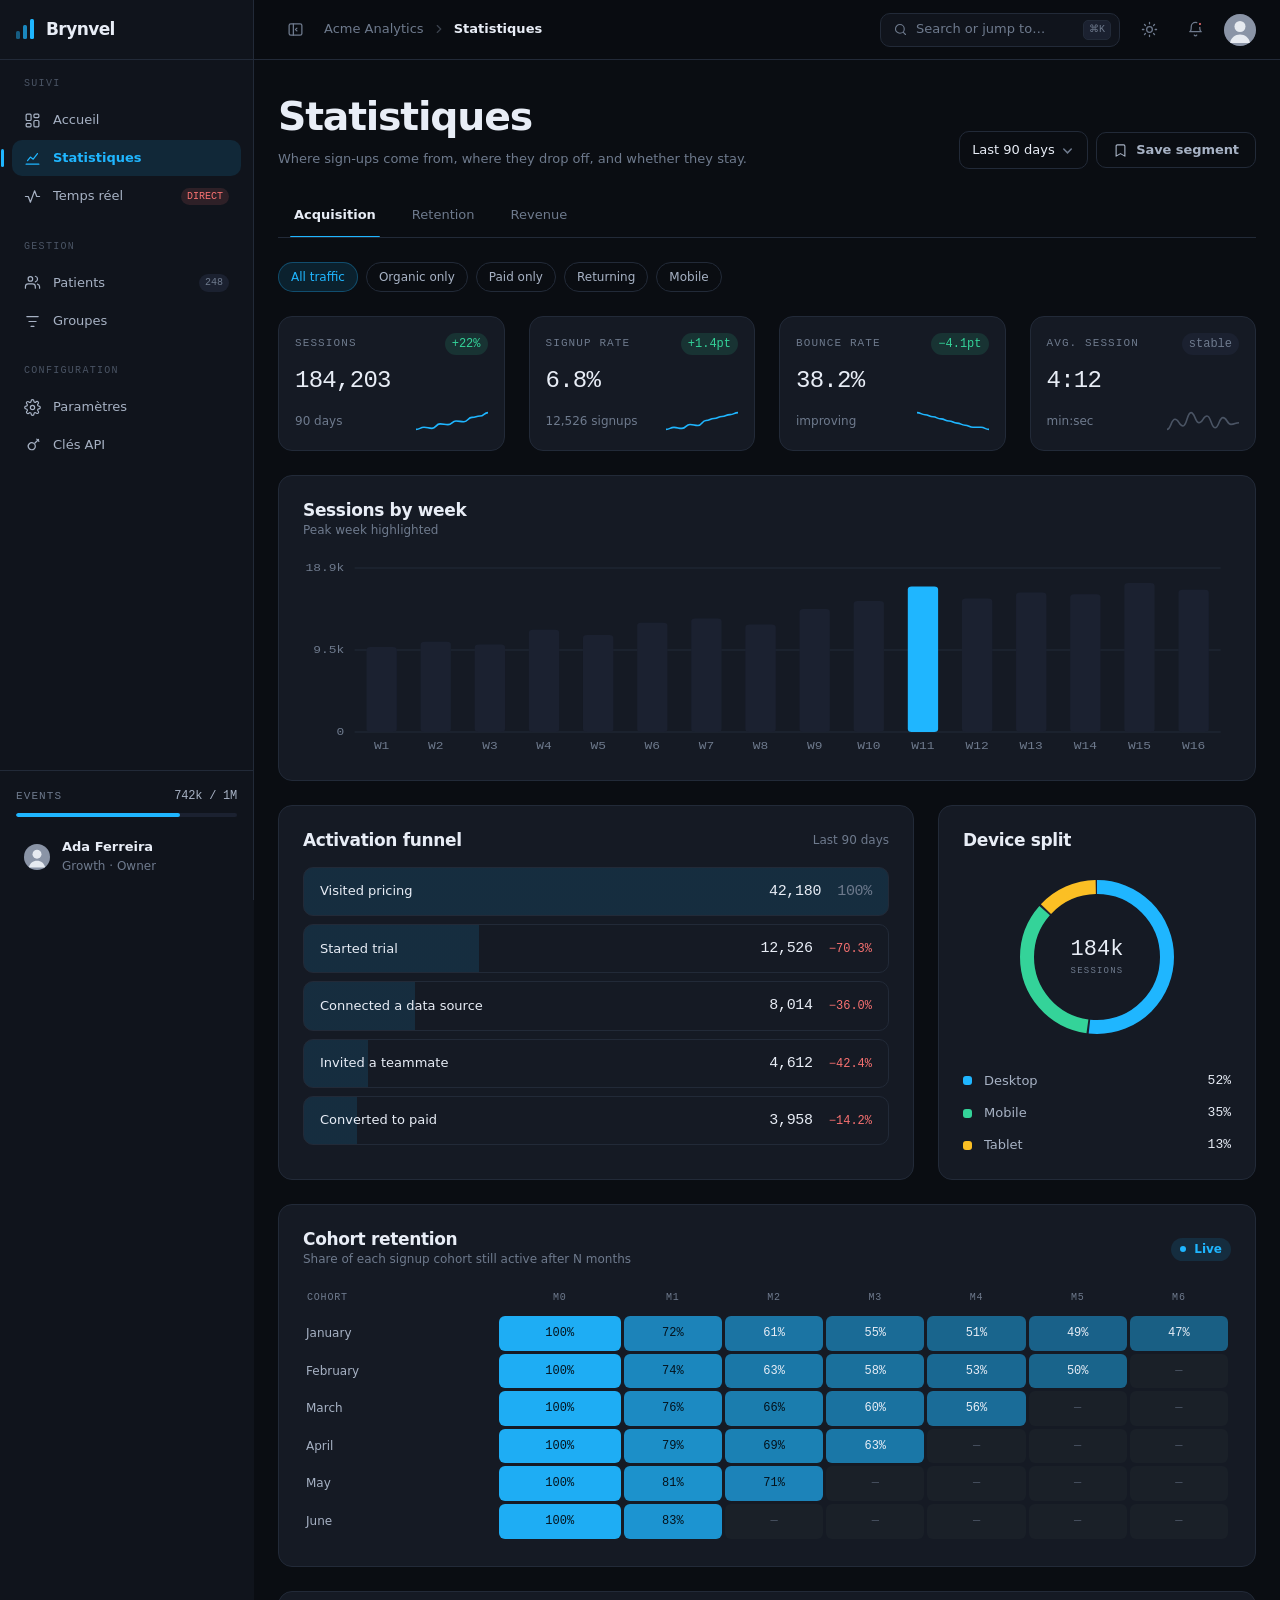
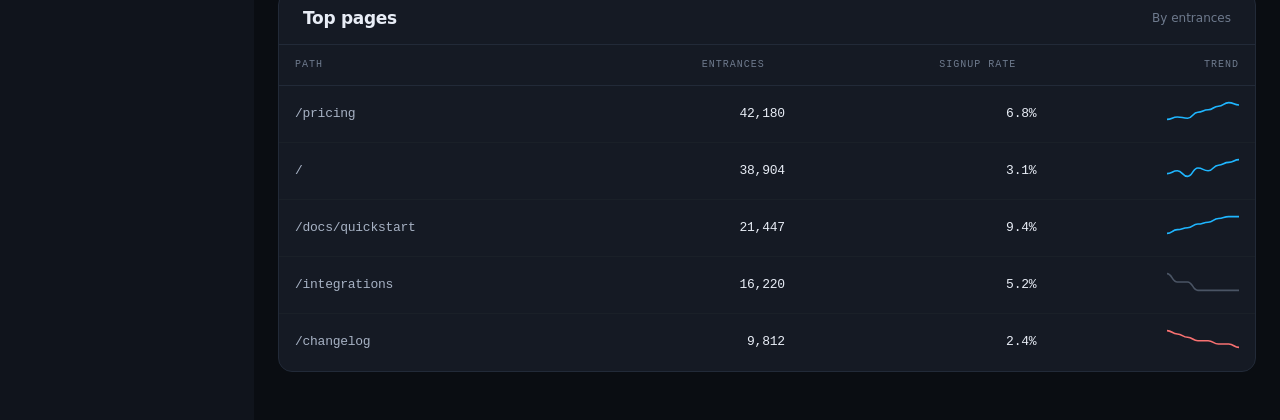
<file: frontend/analytics.html>
<!DOCTYPE html>
<html lang="en" data-theme="dark">
<head>
<meta charset="utf-8" />
<meta name="viewport" content="width=device-width, initial-scale=1" />
<title>Analytics · Brynvel Console</title>
<meta name="description" content="Funnel, cohort retention and traffic analytics views from the Brynvel free HTML admin dashboard template." />

<script>
  /* Applied before paint so the chosen theme never flashes. */
  (function () {
    try {
      var t = localStorage.getItem('brynvel-theme');
      if (t) document.documentElement.dataset.theme = t;
    } catch (e) {}
  })();
</script>


<link rel="stylesheet" href="assets/css/tokens.css" />
<link rel="stylesheet" href="assets/css/shell.css" />
<link rel="stylesheet" href="assets/css/ui.css" />
</head>
<body>

<div class="app" data-rail="expanded" data-mobilenav="closed">

  <!-- ===================================================================
       Left rail
       =================================================================== -->
  <aside class="rail">
    <div class="rail__head">
      <a class="brand" href="index.html" aria-label="Brynvel — go to overview">
        <span class="brand__mark" aria-hidden="true"><i></i><i></i><i></i></span>
        <span class="brand__word">Brynvel</span>
      </a>
    </div>

    <nav class="rail__scroll" aria-label="Main">
      <div class="navgroup">
        <p class="navgroup__title">Suivi</p>
        <a class="navlink" href="index.html">
          <svg viewBox="0 0 24 24" fill="none" stroke="currentColor" stroke-linecap="round" stroke-linejoin="round" aria-hidden="true"><rect x="3" y="3" width="7" height="9" rx="1.5"/><rect x="14" y="3" width="7" height="5" rx="1.5"/><rect x="14" y="12" width="7" height="9" rx="1.5"/><rect x="3" y="16" width="7" height="5" rx="1.5"/></svg>
          <span>Accueil</span>
        </a>
        <a class="navlink" href="analytics.html" aria-current="page">
          <svg viewBox="0 0 24 24" fill="none" stroke="currentColor" stroke-linecap="round" stroke-linejoin="round" aria-hidden="true"><path d="M3 20h18"/><path d="m5 15 4-5 4 3 6-8"/></svg>
          <span>Statistiques</span>
        </a>
        <a class="navlink" href="analytics.html#realtime">
          <svg viewBox="0 0 24 24" fill="none" stroke="currentColor" stroke-linecap="round" stroke-linejoin="round" aria-hidden="true"><path d="M2 12h4l3 8 6-16 3 8h4"/></svg>
          <span>Temps réel</span>
          <span class="navlink__tag navlink__tag--live">DIRECT</span>
        </a>
      </div>

      <div class="navgroup">
        <p class="navgroup__title">Gestion</p>
        <a class="navlink" href="patients.html">
          <svg viewBox="0 0 24 24" fill="none" stroke="currentColor" stroke-linecap="round" stroke-linejoin="round" aria-hidden="true"><path d="M16 20v-2a4 4 0 0 0-4-4H6a4 4 0 0 0-4 4v2"/><circle cx="9" cy="7" r="3.2"/><path d="M22 20v-2a4 4 0 0 0-3-3.8"/><path d="M16 3.2A4 4 0 0 1 16 11"/></svg>
          <span>Patients</span>
          <span class="navlink__tag">248</span>
        </a>


        <a class="navlink" href="patients.html#segments">
          <svg viewBox="0 0 24 24" fill="none" stroke="currentColor" stroke-linecap="round" stroke-linejoin="round" aria-hidden="true"><path d="M4 5h16"/><path d="M7 12h10"/><path d="M10 19h4"/></svg>
          <span>Groupes</span>
        </a>
      </div>

      <div class="navgroup">
        <p class="navgroup__title">Configuration</p>
        <a class="navlink" href="settings.html">
          <svg viewBox="0 0 24 24" fill="none" stroke="currentColor" stroke-linecap="round" stroke-linejoin="round" aria-hidden="true"><circle cx="12" cy="12" r="3"/><path d="M19.4 15a1.6 1.6 0 0 0 .3 1.8l.1.1a2 2 0 1 1-2.8 2.8l-.1-.1a1.6 1.6 0 0 0-1.8-.3 1.6 1.6 0 0 0-1 1.5V21a2 2 0 1 1-4 0v-.1A1.6 1.6 0 0 0 9 19.4a1.6 1.6 0 0 0-1.8.3l-.1.1a2 2 0 1 1-2.8-2.8l.1-.1a1.6 1.6 0 0 0 .3-1.8 1.6 1.6 0 0 0-1.5-1H3a2 2 0 1 1 0-4h.1A1.6 1.6 0 0 0 4.6 9a1.6 1.6 0 0 0-.3-1.8l-.1-.1a2 2 0 1 1 2.8-2.8l.1.1a1.6 1.6 0 0 0 1.8.3H9a1.6 1.6 0 0 0 1-1.5V3a2 2 0 1 1 4 0v.1a1.6 1.6 0 0 0 1 1.5 1.6 1.6 0 0 0 1.8-.3l.1-.1a2 2 0 1 1 2.8 2.8l-.1.1a1.6 1.6 0 0 0-.3 1.8V9a1.6 1.6 0 0 0 1.5 1H21a2 2 0 1 1 0 4h-.1a1.6 1.6 0 0 0-1.5 1Z"/></svg>
          <span>Paramètres</span>
        </a>
        <a class="navlink" href="settings.html#api">
          <svg viewBox="0 0 24 24" fill="none" stroke="currentColor" stroke-linecap="round" stroke-linejoin="round" aria-hidden="true"><path d="m15.5 8.5 5-5"/><path d="m18 3 3 3"/><path d="M14 9a5 5 0 1 1-7 7 5 5 0 0 1 7-7Z"/></svg>
          <span>Clés API</span>
        </a>
      </div>
    </nav>

    <div class="rail__foot">
      <div class="usage">
        <div class="usage__row">
          <span class="label">Events</span>
          <span class="num soft">742k / 1M</span>
        </div>
        <div class="usage__bar"><div class="usage__fill" style="width:74%"></div></div>
      </div>
      <button class="userchip" type="button" data-toast="Account menu is a demo in this template">
        <img class="avatar avatar--sm" src="assets/img/avatar.svg" width="26" height="26" alt="" loading="lazy" />
        <span class="userchip__meta">
          <span class="userchip__name">Ada Ferreira</span>
          <span class="userchip__sub">Growth · Owner</span>
        </span>
      </button>
    </div>
  </aside>

  <div class="railscrim" aria-hidden="true"></div>

  <!-- ===================================================================
       Main
       =================================================================== -->
  <div class="main">

    <header class="cmdbar">
      <button class="btn btn--icon railtoggle" type="button" data-action="toggle-rail" aria-label="Toggle navigation">
        <svg viewBox="0 0 24 24" fill="none" stroke="currentColor" stroke-width="1.8" stroke-linecap="round" stroke-linejoin="round" aria-hidden="true"><rect x="3" y="4" width="18" height="16" rx="2.5"/><path d="M9 4v16"/><path d="m14 10-2 2 2 2"/></svg>
      </button>

      <nav class="crumbs" aria-label="Breadcrumb">
        <span>Acme Analytics</span>
        <svg viewBox="0 0 24 24" fill="none" stroke="currentColor" stroke-width="2" stroke-linecap="round" aria-hidden="true"><path d="m9 6 6 6-6 6"/></svg>
        <b>Statistiques</b>
      </nav>

      <span class="cmdbar__spacer"></span>

      <button class="searchtrigger" type="button" data-action="open-palette">
        <svg viewBox="0 0 24 24" fill="none" stroke="currentColor" stroke-width="1.8" stroke-linecap="round" aria-hidden="true"><circle cx="11" cy="11" r="7"/><path d="m20 20-3.5-3.5"/></svg>
        <span>Search or jump to…</span>
        <kbd class="kbd">⌘K</kbd>
      </button>

      <button class="btn btn--icon" type="button" data-action="toggle-theme" aria-label="Switch to light theme">
        <svg class="icon-sun" viewBox="0 0 24 24" fill="none" stroke="currentColor" stroke-width="1.8" stroke-linecap="round" aria-hidden="true"><circle cx="12" cy="12" r="4"/><path d="M12 2v2M12 20v2M2 12h2M20 12h2M4.9 4.9l1.4 1.4M17.7 17.7l1.4 1.4M19.1 4.9l-1.4 1.4M6.3 17.7l-1.4 1.4"/></svg>
        <svg class="icon-moon" viewBox="0 0 24 24" fill="none" stroke="currentColor" stroke-width="1.8" stroke-linecap="round" stroke-linejoin="round" style="display:none" aria-hidden="true"><path d="M20 14.5A8.5 8.5 0 0 1 9.5 4a8.5 8.5 0 1 0 10.5 10.5Z"/></svg>
      </button>

      <button class="btn btn--icon bell" type="button" data-toast="3 unread notifications" aria-label="Notifications, 3 unread">
        <svg viewBox="0 0 24 24" fill="none" stroke="currentColor" stroke-width="1.8" stroke-linecap="round" stroke-linejoin="round" aria-hidden="true"><path d="M18 8a6 6 0 1 0-12 0c0 6-2 7-2 7h16s-2-1-2-7"/><path d="M13.7 20a2 2 0 0 1-3.4 0"/></svg>
      </button>

      <img class="avatar avatar--md" src="assets/img/avatar.svg" width="32" height="32" alt="Ada Ferreira" />
    </header>

    <main class="page">

      <div class="pagehead">
        <div class="pagehead__title">
          <h1>Statistiques</h1>
          <p class="pagehead__sub">Where sign-ups come from, where they drop off, and whether they stay.</p>
        </div>
        <div class="pagehead__actions">
          <select class="select" style="width:auto" aria-label="Date range">
            <option>Last 90 days</option>
            <option>Last 30 days</option>
            <option>Last 7 days</option>
          </select>
          <button class="btn btn--ghost" type="button" data-toast="Segment saved">
            <svg viewBox="0 0 24 24" fill="none" stroke="currentColor" stroke-width="1.8" stroke-linecap="round" stroke-linejoin="round" aria-hidden="true"><path d="M19 21l-7-4-7 4V5a2 2 0 0 1 2-2h10a2 2 0 0 1 2 2Z"/></svg>
            Save segment
          </button>
        </div>
      </div>

      <div class="tabs" role="tablist" aria-label="Analytics views">
        <button class="tab" type="button" role="tab" aria-selected="true" aria-controls="tab-acq" id="t-acq">Acquisition</button>
        <button class="tab" type="button" role="tab" aria-selected="false" aria-controls="tab-ret" id="t-ret">Retention</button>
        <button class="tab" type="button" role="tab" aria-selected="false" aria-controls="tab-rev" id="t-rev">Revenue</button>
      </div>

      <!-- ============================ Acquisition ============================ -->
      <div id="tab-acq" role="tabpanel" aria-labelledby="t-acq" class="grid">

        <section class="chips" role="group" aria-label="Filters">
          <button class="chip" type="button" aria-pressed="true">All traffic</button>
          <button class="chip" type="button" aria-pressed="false">Organic only</button>
          <button class="chip" type="button" aria-pressed="false">Paid only</button>
          <button class="chip" type="button" aria-pressed="false">Returning</button>
          <button class="chip" type="button" aria-pressed="false">Mobile</button>
        </section>

        <section class="grid grid--4" aria-label="Traffic metrics">
          <article class="stat" data-reveal>
            <div class="stat__top"><span class="label">Sessions</span><span class="delta delta--up">+22%</span></div>
            <p class="stat__value">184,203</p>
            <div class="stat__foot"><span class="muted" style="font-size:var(--text-xs)">90 days</span>
              <span class="stat__spark chart__wrap" data-chart="spark" data-values="120,128,124,141,138,152,149,166,171,184"></span></div>
          </article>
          <article class="stat" data-reveal style="--delay:40ms">
            <div class="stat__top"><span class="label">Signup rate</span><span class="delta delta--up">+1.4pt</span></div>
            <p class="stat__value">6.8%</p>
            <div class="stat__foot"><span class="muted" style="font-size:var(--text-xs)">12,526 signups</span>
              <span class="stat__spark chart__wrap" data-chart="spark" data-values="5.1,5.3,5.2,5.6,5.5,6.0,6.2,6.4,6.6,6.8"></span></div>
          </article>
          <article class="stat" data-reveal style="--delay:80ms">
            <div class="stat__top"><span class="label">Bounce rate</span><span class="delta delta--up">−4.1pt</span></div>
            <p class="stat__value">38.2%</p>
            <div class="stat__foot"><span class="muted" style="font-size:var(--text-xs)">improving</span>
              <span class="stat__spark chart__wrap" data-chart="spark" data-values="46,45,44,43,42,41,40,39,39,38"></span></div>
          </article>
          <article class="stat" data-reveal style="--delay:120ms">
            <div class="stat__top"><span class="label">Avg. session</span><span class="delta delta--flat">stable</span></div>
            <p class="stat__value">4:12</p>
            <div class="stat__foot"><span class="muted" style="font-size:var(--text-xs)">min:sec</span>
              <span class="stat__spark chart__wrap" data-chart="spark" data-tone="flat" data-values="248,254,250,258,252,256,249,255,251,252"></span></div>
          </article>
        </section>

        <section class="panel" data-reveal aria-labelledby="sess-title">
          <div class="sechead">
            <div>
              <h2 id="sess-title">Sessions by week</h2>
              <p class="sechead__meta">Peak week highlighted</p>
            </div>
          </div>
          <div class="chart__wrap" data-chart="bar" data-height="200" data-highlight="10"
               data-title="Sessions by week"
               data-values="9800,10400,10100,11800,11200,12600,13100,12400,14200,15100,16800,15400,16100,15900,17200,16400"
               data-labels="W1,W2,W3,W4,W5,W6,W7,W8,W9,W10,W11,W12,W13,W14,W15,W16"></div>
        </section>

        <section class="grid grid--2-1">
          <article class="panel" data-reveal aria-labelledby="fun-title">
            <div class="sechead">
              <h2 id="fun-title">Activation funnel</h2>
              <span class="sechead__meta">Last 90 days</span>
            </div>
            <div class="funnel">
              <div class="funnel__step" style="--w:100%">
                <span class="funnel__name">Visited pricing</span>
                <span class="funnel__nums"><span class="num">42,180</span><span class="num muted">100%</span></span>
              </div>
              <div class="funnel__step" style="--w:30%">
                <span class="funnel__name">Started trial</span>
                <span class="funnel__nums"><span class="num">12,526</span><span class="funnel__drop">−70.3%</span></span>
              </div>
              <div class="funnel__step" style="--w:19%">
                <span class="funnel__name">Connected a data source</span>
                <span class="funnel__nums"><span class="num">8,014</span><span class="funnel__drop">−36.0%</span></span>
              </div>
              <div class="funnel__step" style="--w:11%">
                <span class="funnel__name">Invited a teammate</span>
                <span class="funnel__nums"><span class="num">4,612</span><span class="funnel__drop">−42.4%</span></span>
              </div>
              <div class="funnel__step" style="--w:9%">
                <span class="funnel__name">Converted to paid</span>
                <span class="funnel__nums"><span class="num">3,958</span><span class="funnel__drop">−14.2%</span></span>
              </div>
            </div>
          </article>

          <article class="panel" data-reveal aria-labelledby="dev-title">
            <div class="sechead"><h2 id="dev-title">Device split</h2></div>
            <div class="chart__wrap" data-chart="donut" data-center="184k" data-center-label="Sessions"
                 data-title="Sessions by device"
                 data-values="96000,64000,24203"
                 data-colors="var(--accent),var(--ok),var(--warn)"></div>
            <div class="legend" style="margin-top:var(--s-5)">
              <div class="legend__row"><span class="legend__swatch" style="background:var(--accent)"></span><span class="legend__name">Desktop</span><span class="legend__val">52%</span></div>
              <div class="legend__row"><span class="legend__swatch" style="background:var(--ok)"></span><span class="legend__name">Mobile</span><span class="legend__val">35%</span></div>
              <div class="legend__row"><span class="legend__swatch" style="background:var(--warn)"></span><span class="legend__name">Tablet</span><span class="legend__val">13%</span></div>
            </div>
          </article>
        </section>

        <section class="panel" data-reveal id="realtime" aria-labelledby="coh-title">
          <div class="sechead">
            <div>
              <h2 id="coh-title">Cohort retention</h2>
              <p class="sechead__meta">Share of each signup cohort still active after N months</p>
            </div>
            <span class="badge badge--info badge--live"><span class="dot"></span>Live</span>
          </div>
          <div class="tablewrap">
            <table class="cohort">
              <thead>
                <tr><th>Cohort</th><th>M0</th><th>M1</th><th>M2</th><th>M3</th><th>M4</th><th>M5</th><th>M6</th></tr>
              </thead>
              <tbody>
                <tr><td>January</td><td class="is-hot" style="--i:.95">100%</td><td class="is-hot" style="--i:.68">72%</td><td style="--i:.58">61%</td><td style="--i:.52">55%</td><td style="--i:.48">51%</td><td style="--i:.46">49%</td><td style="--i:.44">47%</td></tr>
                <tr><td>February</td><td class="is-hot" style="--i:.95">100%</td><td class="is-hot" style="--i:.70">74%</td><td style="--i:.60">63%</td><td style="--i:.55">58%</td><td style="--i:.50">53%</td><td style="--i:.47">50%</td><td class="is-empty">—</td></tr>
                <tr><td>March</td><td class="is-hot" style="--i:.95">100%</td><td class="is-hot" style="--i:.72">76%</td><td class="is-hot" style="--i:.63">66%</td><td style="--i:.57">60%</td><td style="--i:.53">56%</td><td class="is-empty">—</td><td class="is-empty">—</td></tr>
                <tr><td>April</td><td class="is-hot" style="--i:.95">100%</td><td class="is-hot" style="--i:.75">79%</td><td class="is-hot" style="--i:.66">69%</td><td style="--i:.60">63%</td><td class="is-empty">—</td><td class="is-empty">—</td><td class="is-empty">—</td></tr>
                <tr><td>May</td><td class="is-hot" style="--i:.95">100%</td><td class="is-hot" style="--i:.77">81%</td><td class="is-hot" style="--i:.68">71%</td><td class="is-empty">—</td><td class="is-empty">—</td><td class="is-empty">—</td><td class="is-empty">—</td></tr>
                <tr><td>June</td><td class="is-hot" style="--i:.95">100%</td><td class="is-hot" style="--i:.79">83%</td><td class="is-empty">—</td><td class="is-empty">—</td><td class="is-empty">—</td><td class="is-empty">—</td><td class="is-empty">—</td></tr>
              </tbody>
            </table>
          </div>
        </section>

        <section class="panel panel--flush" data-reveal aria-labelledby="top-title">
          <div class="panel__head">
            <h2 id="top-title">Top pages</h2>
            <span class="sechead__meta">By entrances</span>
          </div>
          <div class="tablewrap">
            <table class="table" data-sortable>
              <thead>
                <tr>
                  <th class="sortable" data-type="text">Path <svg class="arrow" viewBox="0 0 24 24" fill="none" stroke="currentColor" stroke-width="3" stroke-linecap="round" stroke-linejoin="round" aria-hidden="true"><path d="M12 19V5"/><path d="m5 12 7-7 7 7"/></svg></th>
                  <th class="sortable col-right" data-type="number">Entrances <svg class="arrow" viewBox="0 0 24 24" fill="none" stroke="currentColor" stroke-width="3" stroke-linecap="round" stroke-linejoin="round" aria-hidden="true"><path d="M12 19V5"/><path d="m5 12 7-7 7 7"/></svg></th>
                  <th class="sortable col-right" data-type="number">Signup rate <svg class="arrow" viewBox="0 0 24 24" fill="none" stroke="currentColor" stroke-width="3" stroke-linecap="round" stroke-linejoin="round" aria-hidden="true"><path d="M12 19V5"/><path d="m5 12 7-7 7 7"/></svg></th>
                  <th class="col-right">Trend</th>
                </tr>
              </thead>
              <tbody>
                <tr><td class="num soft">/pricing</td><td class="col-right num">42,180</td><td class="col-right num">6.8%</td><td class="col-right"><span class="stat__spark chart__wrap" data-chart="spark" data-values="30,32,31,36,38,41,44,42" style="display:inline-block"></span></td></tr>
                <tr><td class="num soft">/</td><td class="col-right num">38,904</td><td class="col-right num">3.1%</td><td class="col-right"><span class="stat__spark chart__wrap" data-chart="spark" data-values="34,35,33,36,35,37,38,39" style="display:inline-block"></span></td></tr>
                <tr><td class="num soft">/docs/quickstart</td><td class="col-right num">21,447</td><td class="col-right num">9.4%</td><td class="col-right"><span class="stat__spark chart__wrap" data-chart="spark" data-values="12,14,15,17,18,20,21,21" style="display:inline-block"></span></td></tr>
                <tr><td class="num soft">/integrations</td><td class="col-right num">16,220</td><td class="col-right num">5.2%</td><td class="col-right"><span class="stat__spark chart__wrap" data-chart="spark" data-values="18,17,17,16,16,16,16,16" style="display:inline-block" data-tone="flat"></span></td></tr>
                <tr><td class="num soft">/changelog</td><td class="col-right num">9,812</td><td class="col-right num">2.4%</td><td class="col-right"><span class="stat__spark chart__wrap" data-chart="spark" data-values="14,13,12,11,11,10,10,9" style="display:inline-block" data-tone="down"></span></td></tr>
              </tbody>
            </table>
          </div>
        </section>
      </div>

      <!-- ============================ Retention ============================ -->
      <div id="tab-ret" role="tabpanel" aria-labelledby="t-ret" hidden>
        <section class="panel">
          <div class="empty">
            <span class="empty__art"><svg viewBox="0 0 24 24" fill="none" stroke="currentColor" stroke-width="1.8" stroke-linecap="round" stroke-linejoin="round" aria-hidden="true"><path d="M3 20h18"/><path d="m5 15 4-5 4 3 6-8"/></svg></span>
            <h2>Retention report is building</h2>
            <p>We need 60 days of history before this view is meaningful. Check back on 12 August.</p>
            <button class="btn btn--ghost btn--sm" type="button" data-toast="You'll be notified when the report is ready">Notify me</button>
          </div>
        </section>
      </div>

      <!-- ============================= Revenue ============================= -->
      <div id="tab-rev" role="tabpanel" aria-labelledby="t-rev" hidden>
        <section class="panel">
          <div class="sechead">
            <div>
              <h2>Revenue by month</h2>
              <p class="sechead__meta">Net of refunds and failed payments</p>
            </div>
          </div>
          <div class="chart__wrap" data-chart="area" data-height="260" data-prefix="$"
               data-title="Net revenue by month"
               data-values="148000,155200,151900,167400,171000,180600,192300,188100,205800,214600,228400,241900"
               data-labels="Jul,Aug,Sep,Oct,Nov,Dec,Jan,Feb,Mar,Apr,May,Jun"></div>
        </section>
      </div>

    </main>
  </div>
</div>

<!-- =====================================================================
     Command palette
     ===================================================================== -->
<div class="scrim" id="paletteScrim" data-open="false" aria-hidden="true"></div>
<div class="palette" data-open="false" role="dialog" aria-modal="true" aria-label="Command palette">
  <input class="palette__input" type="text" placeholder="Search pages, customers, actions…" aria-label="Search" />
  <div class="palette__list">
    <p class="palette__group label">Navigate</p>
    <a class="palette__item" href="index.html"><svg viewBox="0 0 24 24" fill="none" stroke="currentColor" stroke-width="1.8" stroke-linecap="round" stroke-linejoin="round" aria-hidden="true"><rect x="3" y="3" width="7" height="9" rx="1.5"/><rect x="14" y="3" width="7" height="5" rx="1.5"/><rect x="14" y="12" width="7" height="9" rx="1.5"/><rect x="3" y="16" width="7" height="5" rx="1.5"/></svg>Accueil<kbd class="kbd">G O</kbd></a>
    <a class="palette__item" href="analytics.html"><svg viewBox="0 0 24 24" fill="none" stroke="currentColor" stroke-width="1.8" stroke-linecap="round" stroke-linejoin="round" aria-hidden="true"><path d="M3 20h18"/><path d="m5 15 4-5 4 3 6-8"/></svg>Statistiques<kbd class="kbd">G A</kbd></a>
    <a class="palette__item" href="patients.html"><svg viewBox="0 0 24 24" fill="none" stroke="currentColor" stroke-width="1.8" stroke-linecap="round" stroke-linejoin="round" aria-hidden="true"><circle cx="9" cy="7" r="3.2"/><path d="M16 20v-2a4 4 0 0 0-4-4H6a4 4 0 0 0-4 4v2"/></svg>Patients<kbd class="kbd">G C</kbd></a>
    <a class="palette__item" href="settings.html"><svg viewBox="0 0 24 24" fill="none" stroke="currentColor" stroke-width="1.8" stroke-linecap="round" stroke-linejoin="round" aria-hidden="true"><circle cx="12" cy="12" r="3"/><path d="M4 12h2M18 12h2M12 4v2M12 18v2"/></svg>Paramètres<kbd class="kbd">G S</kbd></a>
    <p class="palette__group label">Actions</p>
    <button class="palette__item" type="button" data-toast="Report builder is a demo in this template"><svg viewBox="0 0 24 24" fill="none" stroke="currentColor" stroke-width="1.8" stroke-linecap="round" aria-hidden="true"><path d="M12 5v14M5 12h14"/></svg>Create report</button>
    <button class="palette__item" type="button" data-action="toggle-theme"><svg viewBox="0 0 24 24" fill="none" stroke="currentColor" stroke-width="1.8" stroke-linecap="round" stroke-linejoin="round" aria-hidden="true"><path d="M20 14.5A8.5 8.5 0 0 1 9.5 4a8.5 8.5 0 1 0 10.5 10.5Z"/></svg>Toggle theme</button>
    <a class="palette__item" href="login.html"><svg viewBox="0 0 24 24" fill="none" stroke="currentColor" stroke-width="1.8" stroke-linecap="round" stroke-linejoin="round" aria-hidden="true"><path d="M15 3h4a2 2 0 0 1 2 2v14a2 2 0 0 1-2 2h-4"/><path d="m10 17 5-5-5-5"/><path d="M15 12H3"/></svg>Sign out</a>
    <p class="palette__empty" hidden>No matches.</p>
  </div>
</div>

<div class="toasts" aria-live="polite"></div>

<script src="assets/js/charts.js" defer></script>
<script src="assets/js/app.js" defer></script>
</body>
</html>
</file>
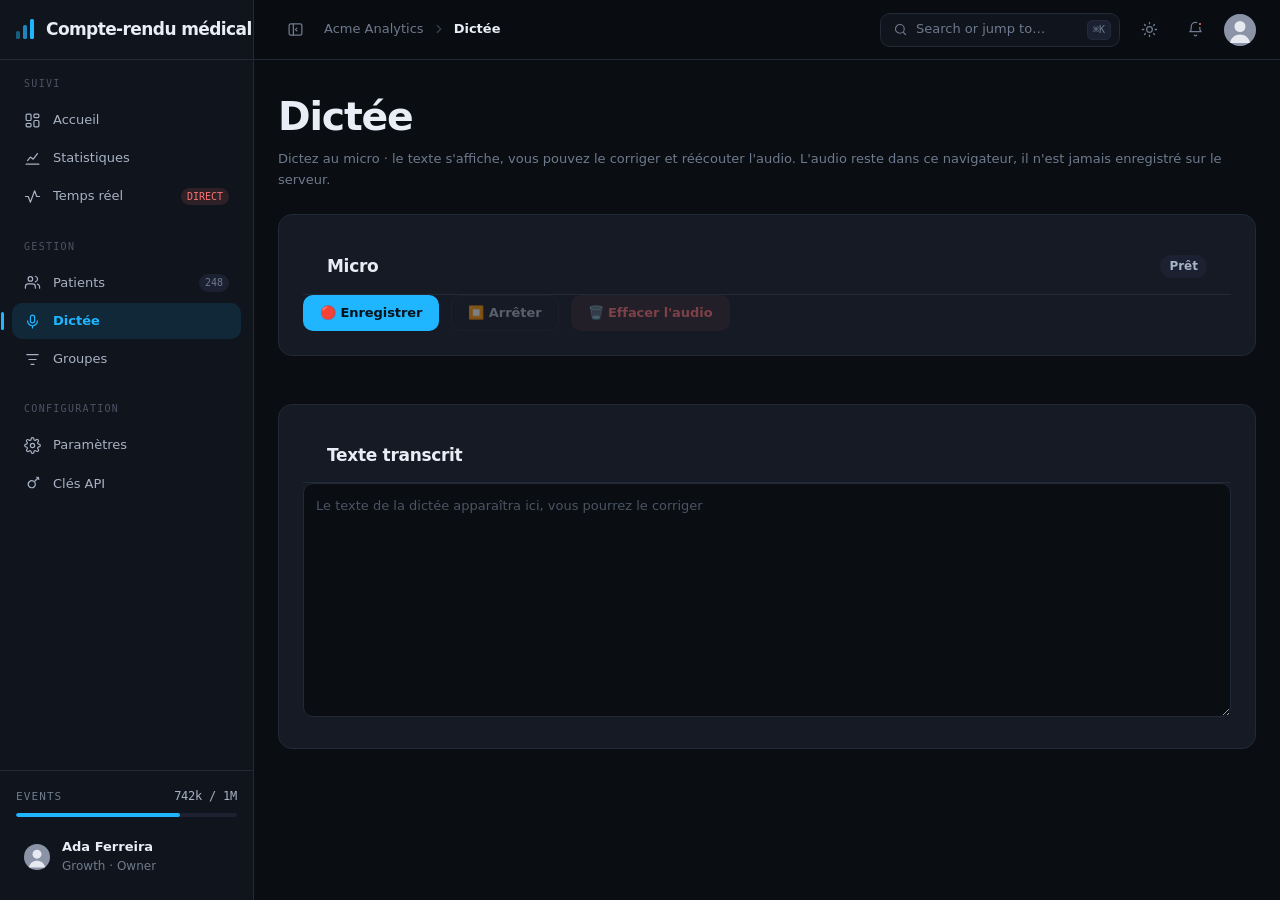
<file: frontend/dictee.html>
<!DOCTYPE html>
<html lang="fr" data-theme="dark">
<head>
<meta charset="utf-8" />
<meta name="viewport" content="width=device-width, initial-scale=1" />
<title>Dictée · Compte-rendu médical</title>
<meta name="description" content="Dictée d'un compte-rendu médical au micro" />

<script>
  /* Applied before paint so the chosen theme never flashes. */
  (function () {
    try {
      var t = localStorage.getItem('cr-theme');
      if (t) document.documentElement.dataset.theme = t;
    } catch (e) {}
  })();
</script>


<link rel="stylesheet" href="assets/css/tokens.css" />
<link rel="stylesheet" href="assets/css/shell.css" />
<link rel="stylesheet" href="assets/css/ui.css" />
</head>
<body>

<div class="app" data-rail="expanded" data-mobilenav="closed">

  <!-- ===================================================================
       Left rail
       =================================================================== -->
  <aside class="rail">
    <div class="rail__head">
      <a class="brand" href="index.html" aria-label="Compte-rendu médical · accueil">
        <span class="brand__mark" aria-hidden="true"><i></i><i></i><i></i></span>
        <span class="brand__word">Compte-rendu médical</span>
      </a>
    </div>

    <nav class="rail__scroll" aria-label="Main">
      <div class="navgroup">
        <p class="navgroup__title">Suivi</p>
        <a class="navlink" href="index.html">
          <svg viewBox="0 0 24 24" fill="none" stroke="currentColor" stroke-linecap="round" stroke-linejoin="round" aria-hidden="true"><rect x="3" y="3" width="7" height="9" rx="1.5"/><rect x="14" y="3" width="7" height="5" rx="1.5"/><rect x="14" y="12" width="7" height="9" rx="1.5"/><rect x="3" y="16" width="7" height="5" rx="1.5"/></svg>
          <span>Accueil</span>
        </a>
        <a class="navlink" href="analytics.html">
          <svg viewBox="0 0 24 24" fill="none" stroke="currentColor" stroke-linecap="round" stroke-linejoin="round" aria-hidden="true"><path d="M3 20h18"/><path d="m5 15 4-5 4 3 6-8"/></svg>
          <span>Statistiques</span>
        </a>
        <a class="navlink" href="analytics.html#realtime">
          <svg viewBox="0 0 24 24" fill="none" stroke="currentColor" stroke-linecap="round" stroke-linejoin="round" aria-hidden="true"><path d="M2 12h4l3 8 6-16 3 8h4"/></svg>
          <span>Temps réel</span>
          <span class="navlink__tag navlink__tag--live">DIRECT</span>
        </a>
      </div>

      <div class="navgroup">
        <p class="navgroup__title">Gestion</p>
        <a class="navlink" href="patients.html">
          <svg viewBox="0 0 24 24" fill="none" stroke="currentColor" stroke-linecap="round" stroke-linejoin="round" aria-hidden="true"><path d="M16 20v-2a4 4 0 0 0-4-4H6a4 4 0 0 0-4 4v2"/><circle cx="9" cy="7" r="3.2"/><path d="M22 20v-2a4 4 0 0 0-3-3.8"/><path d="M16 3.2A4 4 0 0 1 16 11"/></svg>
          <span>Patients</span>
          <span class="navlink__tag">248</span>
        </a>

        <a class="navlink" href="dictee.html" aria-current="page">
          <svg viewBox="0 0 24 24" fill="none" stroke="currentColor" stroke-width="1.8" stroke-linecap="round" stroke-linejoin="round" aria-hidden="true"><rect x="9" y="3" width="6" height="11" rx="3"/><path d="M5 11a7 7 0 0 0 14 0M12 18v3"/></svg>
          <span>Dictée</span>
        </a>
        <a class="navlink" href="patients.html#segments">
          <svg viewBox="0 0 24 24" fill="none" stroke="currentColor" stroke-linecap="round" stroke-linejoin="round" aria-hidden="true"><path d="M4 5h16"/><path d="M7 12h10"/><path d="M10 19h4"/></svg>
          <span>Groupes</span>
        </a>
      </div>

      <div class="navgroup">
        <p class="navgroup__title">Configuration</p>
        <a class="navlink" href="settings.html">
          <svg viewBox="0 0 24 24" fill="none" stroke="currentColor" stroke-linecap="round" stroke-linejoin="round" aria-hidden="true"><circle cx="12" cy="12" r="3"/><path d="M19.4 15a1.6 1.6 0 0 0 .3 1.8l.1.1a2 2 0 1 1-2.8 2.8l-.1-.1a1.6 1.6 0 0 0-1.8-.3 1.6 1.6 0 0 0-1 1.5V21a2 2 0 1 1-4 0v-.1A1.6 1.6 0 0 0 9 19.4a1.6 1.6 0 0 0-1.8.3l-.1.1a2 2 0 1 1-2.8-2.8l.1-.1a1.6 1.6 0 0 0 .3-1.8 1.6 1.6 0 0 0-1.5-1H3a2 2 0 1 1 0-4h.1A1.6 1.6 0 0 0 4.6 9a1.6 1.6 0 0 0-.3-1.8l-.1-.1a2 2 0 1 1 2.8-2.8l.1.1a1.6 1.6 0 0 0 1.8.3H9a1.6 1.6 0 0 0 1-1.5V3a2 2 0 1 1 4 0v.1a1.6 1.6 0 0 0 1 1.5 1.6 1.6 0 0 0 1.8-.3l.1-.1a2 2 0 1 1 2.8 2.8l-.1.1a1.6 1.6 0 0 0-.3 1.8V9a1.6 1.6 0 0 0 1.5 1H21a2 2 0 1 1 0 4h-.1a1.6 1.6 0 0 0-1.5 1Z"/></svg>
          <span>Paramètres</span>
        </a>
        <a class="navlink" href="settings.html#api">
          <svg viewBox="0 0 24 24" fill="none" stroke="currentColor" stroke-linecap="round" stroke-linejoin="round" aria-hidden="true"><path d="m15.5 8.5 5-5"/><path d="m18 3 3 3"/><path d="M14 9a5 5 0 1 1-7 7 5 5 0 0 1 7-7Z"/></svg>
          <span>Clés API</span>
        </a>
      </div>
    </nav>

    <div class="rail__foot">
      <div class="usage">
        <div class="usage__row">
          <span class="label">Events</span>
          <span class="num soft">742k / 1M</span>
        </div>
        <div class="usage__bar"><div class="usage__fill" style="width:74%"></div></div>
      </div>
      <button class="userchip" type="button" data-toast="Account menu is a demo in this template">
        <img class="avatar avatar--sm" src="assets/img/avatar.svg" width="26" height="26" alt="" loading="lazy" />
        <span class="userchip__meta">
          <span class="userchip__name">Ada Ferreira</span>
          <span class="userchip__sub">Growth · Owner</span>
        </span>
      </button>
    </div>
  </aside>

  <div class="railscrim" aria-hidden="true"></div>

  <!-- ===================================================================
       Main
       =================================================================== -->
  <div class="main">

    <header class="cmdbar">
      <button class="btn btn--icon railtoggle" type="button" data-action="toggle-rail" aria-label="Toggle navigation">
        <svg viewBox="0 0 24 24" fill="none" stroke="currentColor" stroke-width="1.8" stroke-linecap="round" stroke-linejoin="round" aria-hidden="true"><rect x="3" y="4" width="18" height="16" rx="2.5"/><path d="M9 4v16"/><path d="m14 10-2 2 2 2"/></svg>
      </button>

      <nav class="crumbs" aria-label="Breadcrumb">
        <span>Acme Analytics</span>
        <svg viewBox="0 0 24 24" fill="none" stroke="currentColor" stroke-width="2" stroke-linecap="round" aria-hidden="true"><path d="m9 6 6 6-6 6"/></svg>
        <b>Dictée</b>
      </nav>

      <span class="cmdbar__spacer"></span>

      <button class="searchtrigger" type="button" data-action="open-palette">
        <svg viewBox="0 0 24 24" fill="none" stroke="currentColor" stroke-width="1.8" stroke-linecap="round" aria-hidden="true"><circle cx="11" cy="11" r="7"/><path d="m20 20-3.5-3.5"/></svg>
        <span>Search or jump to…</span>
        <kbd class="kbd">⌘K</kbd>
      </button>

      <button class="btn btn--icon" type="button" data-action="toggle-theme" aria-label="Switch to light theme">
        <svg class="icon-sun" viewBox="0 0 24 24" fill="none" stroke="currentColor" stroke-width="1.8" stroke-linecap="round" aria-hidden="true"><circle cx="12" cy="12" r="4"/><path d="M12 2v2M12 20v2M2 12h2M20 12h2M4.9 4.9l1.4 1.4M17.7 17.7l1.4 1.4M19.1 4.9l-1.4 1.4M6.3 17.7l-1.4 1.4"/></svg>
        <svg class="icon-moon" viewBox="0 0 24 24" fill="none" stroke="currentColor" stroke-width="1.8" stroke-linecap="round" stroke-linejoin="round" style="display:none" aria-hidden="true"><path d="M20 14.5A8.5 8.5 0 0 1 9.5 4a8.5 8.5 0 1 0 10.5 10.5Z"/></svg>
      </button>

      <button class="btn btn--icon bell" type="button" data-toast="3 unread notifications" aria-label="Notifications, 3 unread">
        <svg viewBox="0 0 24 24" fill="none" stroke="currentColor" stroke-width="1.8" stroke-linecap="round" stroke-linejoin="round" aria-hidden="true"><path d="M18 8a6 6 0 1 0-12 0c0 6-2 7-2 7h16s-2-1-2-7"/><path d="M13.7 20a2 2 0 0 1-3.4 0"/></svg>
      </button>

      <img class="avatar avatar--md" src="assets/img/avatar.svg" width="32" height="32" alt="Ada Ferreira" />
    </header>

    <main class="page">

      <div class="pagehead">
        <div class="pagehead__title">
          <h1>Dictée</h1>
          <p class="pagehead__sub">Dictez au micro · le texte s'affiche, vous pouvez le corriger et réécouter l'audio. L'audio reste dans ce navigateur, il n'est jamais enregistré sur le serveur.</p>
        </div>
      </div>

      <section class="panel" aria-labelledby="titre-micro">
        <div class="panel__head">
          <h2 id="titre-micro">Micro</h2>
          <span id="etat-dictee" class="badge" style="width:fit-content">Prêt</span>
        </div>

        <!-- les trois boutons · seul « Enregistrer » est actif au départ -->
        <div style="display:flex;gap:var(--s-3);flex-wrap:wrap">
          <button id="bouton-enregistrer" class="btn btn--primary" type="button">🔴 Enregistrer</button>
          <button id="bouton-arreter" class="btn btn--ghost" type="button" disabled>⏹️ Arrêter</button>
          <button id="bouton-effacer" class="btn btn--danger" type="button" disabled>🗑️ Effacer l'audio</button>
        </div>

        <!-- lecteur pour réécouter · caché tant qu'il n'y a pas d'audio -->
        <audio id="lecteur-audio" controls hidden style="width:100%;margin-top:var(--s-4)"></audio>
      </section>

      <section class="panel" aria-labelledby="titre-texte" style="margin-top:var(--s-5)">
        <div class="panel__head">
          <h2 id="titre-texte">Texte transcrit</h2>
        </div>
        <label class="sr-only" for="texte-transcrit">Texte transcrit, modifiable</label>
        <textarea id="texte-transcrit" class="textarea" rows="10" placeholder="Le texte de la dictée apparaîtra ici, vous pourrez le corriger"></textarea>
      </section>

    </main>
  </div>
</div>

<!-- =====================================================================
     Command palette
     ===================================================================== -->
<div class="scrim" id="paletteScrim" data-open="false" aria-hidden="true"></div>
<div class="palette" data-open="false" role="dialog" aria-modal="true" aria-label="Command palette">
  <input class="palette__input" type="text" placeholder="Search pages, customers, actions…" aria-label="Search" />
  <div class="palette__list">
    <p class="palette__group label">Navigate</p>
    <a class="palette__item" href="index.html"><svg viewBox="0 0 24 24" fill="none" stroke="currentColor" stroke-width="1.8" stroke-linecap="round" stroke-linejoin="round" aria-hidden="true"><rect x="3" y="3" width="7" height="9" rx="1.5"/><rect x="14" y="3" width="7" height="5" rx="1.5"/><rect x="14" y="12" width="7" height="9" rx="1.5"/><rect x="3" y="16" width="7" height="5" rx="1.5"/></svg>Accueil<kbd class="kbd">G O</kbd></a>
    <a class="palette__item" href="analytics.html"><svg viewBox="0 0 24 24" fill="none" stroke="currentColor" stroke-width="1.8" stroke-linecap="round" stroke-linejoin="round" aria-hidden="true"><path d="M3 20h18"/><path d="m5 15 4-5 4 3 6-8"/></svg>Statistiques<kbd class="kbd">G A</kbd></a>
    <a class="palette__item" href="patients.html"><svg viewBox="0 0 24 24" fill="none" stroke="currentColor" stroke-width="1.8" stroke-linecap="round" stroke-linejoin="round" aria-hidden="true"><circle cx="9" cy="7" r="3.2"/><path d="M16 20v-2a4 4 0 0 0-4-4H6a4 4 0 0 0-4 4v2"/></svg>Patients<kbd class="kbd">G C</kbd></a>

    <a class="palette__item" href="dictee.html"><svg viewBox="0 0 24 24" fill="none" stroke="currentColor" stroke-width="1.8" stroke-linecap="round" stroke-linejoin="round" aria-hidden="true"><rect x="9" y="3" width="6" height="11" rx="3"/><path d="M5 11a7 7 0 0 0 14 0M12 18v3"/></svg>Dictée<kbd class="kbd">G D</kbd></a>
    <a class="palette__item" href="settings.html"><svg viewBox="0 0 24 24" fill="none" stroke="currentColor" stroke-width="1.8" stroke-linecap="round" stroke-linejoin="round" aria-hidden="true"><circle cx="12" cy="12" r="3"/><path d="M4 12h2M18 12h2M12 4v2M12 18v2"/></svg>Paramètres<kbd class="kbd">G S</kbd></a>
    <p class="palette__group label">Actions</p>
    <button class="palette__item" type="button" data-toast="Report builder is a demo in this template"><svg viewBox="0 0 24 24" fill="none" stroke="currentColor" stroke-width="1.8" stroke-linecap="round" aria-hidden="true"><path d="M12 5v14M5 12h14"/></svg>Create report</button>
    <button class="palette__item" type="button" data-action="toggle-theme"><svg viewBox="0 0 24 24" fill="none" stroke="currentColor" stroke-width="1.8" stroke-linecap="round" stroke-linejoin="round" aria-hidden="true"><path d="M20 14.5A8.5 8.5 0 0 1 9.5 4a8.5 8.5 0 1 0 10.5 10.5Z"/></svg>Toggle theme</button>
    <a class="palette__item" href="login.html"><svg viewBox="0 0 24 24" fill="none" stroke="currentColor" stroke-width="1.8" stroke-linecap="round" stroke-linejoin="round" aria-hidden="true"><path d="M15 3h4a2 2 0 0 1 2 2v14a2 2 0 0 1-2 2h-4"/><path d="m10 17 5-5-5-5"/><path d="M15 12H3"/></svg>Sign out</a>
    <p class="palette__empty" hidden>No matches.</p>
  </div>
</div>

<div class="toasts" aria-live="polite"></div>

<script src="assets/js/app.js" defer></script>
<script src="assets/js/dictee.js" defer></script>
</body>
</html>
</file>
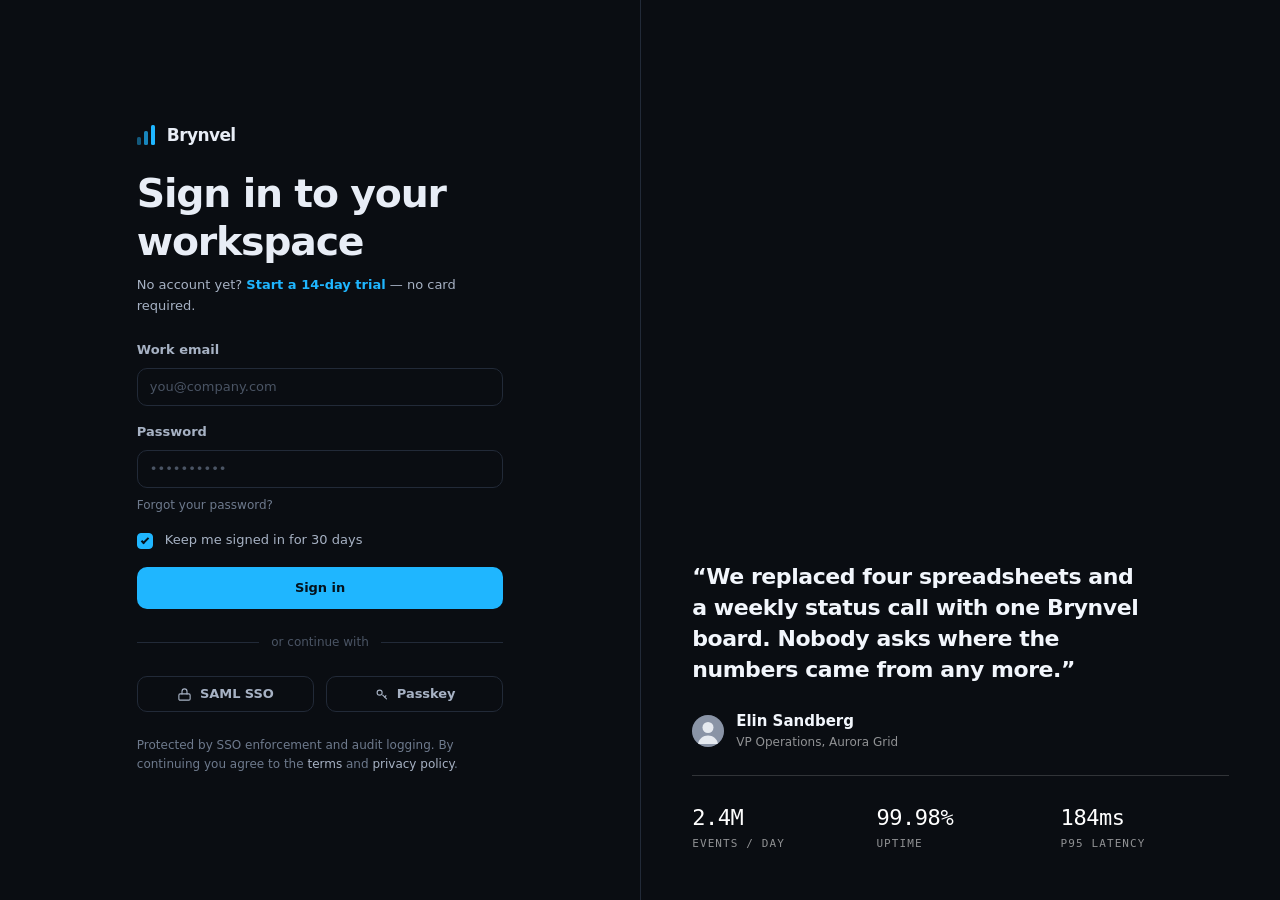
<file: frontend/login.html>
<!DOCTYPE html>
<html lang="en" data-theme="dark">
<head>
<meta charset="utf-8" />
<meta name="viewport" content="width=device-width, initial-scale=1" />
<title>Sign in · Brynvel Console</title>
<meta name="description" content="Sign-in screen from Brynvel — a free HTML admin dashboard template with dark and light themes, charts and data tables." />

<script>
  (function () {
    try {
      var t = localStorage.getItem('brynvel-theme');
      if (t) document.documentElement.dataset.theme = t;
    } catch (e) {}
  })();
</script>


<link rel="stylesheet" href="assets/css/tokens.css" />
<link rel="stylesheet" href="assets/css/shell.css" />
<link rel="stylesheet" href="assets/css/ui.css" />
</head>
<body>

<main class="auth">

  <section class="auth__form">
    <a class="brand" href="index.html" aria-label="Brynvel — go to overview">
      <span class="brand__mark" aria-hidden="true"><i></i><i></i><i></i></span>
      <span class="brand__word">Brynvel</span>
    </a>

    <div>
      <h1 style="font-size:var(--text-2xl);letter-spacing:-0.03em;margin-bottom:var(--s-2)">Sign in to your workspace</h1>
      <p class="soft" style="font-size:var(--text-sm)">
        No account yet? <a href="#" style="color:var(--accent);font-weight:600">Start a 14-day trial</a> — no card required.
      </p>
    </div>

    <form class="grid" style="gap:var(--s-4)" data-demo-form="Signed in — this is a demo template">
      <div class="field">
        <label for="l-email">Work email</label>
        <input class="input" id="l-email" name="email" type="email" autocomplete="email" placeholder="you@company.com" required />
      </div>

      <div class="field">
        <label for="l-pass">Password</label>
        <input class="input" id="l-pass" name="password" type="password" autocomplete="current-password" placeholder="••••••••••" required />
        <span class="hint"><a href="#" style="color:var(--fg-mute)">Forgot your password?</a></span>
      </div>

      <label style="display:flex;align-items:center;gap:var(--s-3);font-size:var(--text-sm);color:var(--fg-soft)">
        <input class="check" type="checkbox" checked />
        Keep me signed in for 30 days
      </label>

      <button class="btn btn--primary" type="submit" style="height:42px">Sign in</button>
    </form>

    <p class="divider-text"><span>or continue with</span></p>

    <div class="grid grid--2" style="gap:var(--s-3)">
      <button class="btn btn--ghost" type="button" data-toast="SSO is a demo in this template">
        <svg viewBox="0 0 24 24" fill="none" stroke="currentColor" stroke-width="1.8" stroke-linecap="round" stroke-linejoin="round" aria-hidden="true"><rect x="3" y="11" width="18" height="10" rx="2"/><path d="M8 11V7a4 4 0 0 1 8 0v4"/></svg>
        SAML SSO
      </button>
      <button class="btn btn--ghost" type="button" data-toast="Passkey sign-in is a demo in this template">
        <svg viewBox="0 0 24 24" fill="none" stroke="currentColor" stroke-width="1.8" stroke-linecap="round" stroke-linejoin="round" aria-hidden="true"><circle cx="9" cy="9" r="4"/><path d="m14 13 6 6"/><path d="m17 16 2-2"/></svg>
        Passkey
      </button>
    </div>

    <p class="muted" style="font-size:var(--text-xs)">
      Protected by SSO enforcement and audit logging. By continuing you agree to the
      <a href="#" style="color:var(--fg-soft)">terms</a> and <a href="#" style="color:var(--fg-soft)">privacy policy</a>.
    </p>
  </section>

  <aside class="auth__aside">

    <blockquote class="auth__quote">
      “We replaced four spreadsheets and a weekly status call with one Brynvel board. Nobody asks where the numbers came from any more.”
    </blockquote>

    <div style="display:flex;align-items:center;gap:var(--s-3)">
      <img class="avatar avatar--md" src="assets/img/avatar.svg" width="32" height="32" alt="" loading="lazy" />
      <span class="person__meta">
        <span class="person__name" style="color:#F2F6FC">Elin Sandberg</span>
        <span class="person__sub" style="color:rgba(255,255,255,0.55)">VP Operations, Aurora Grid</span>
      </span>
    </div>

    <div class="auth__proof">
      <div><p class="num">2.4M</p><p class="label">Events / day</p></div>
      <div><p class="num">99.98%</p><p class="label">Uptime</p></div>
      <div><p class="num">184ms</p><p class="label">p95 latency</p></div>
    </div>
  </aside>

</main>

<div class="toasts" aria-live="polite"></div>

<script src="assets/js/app.js" defer></script>
</body>
</html>
</file>
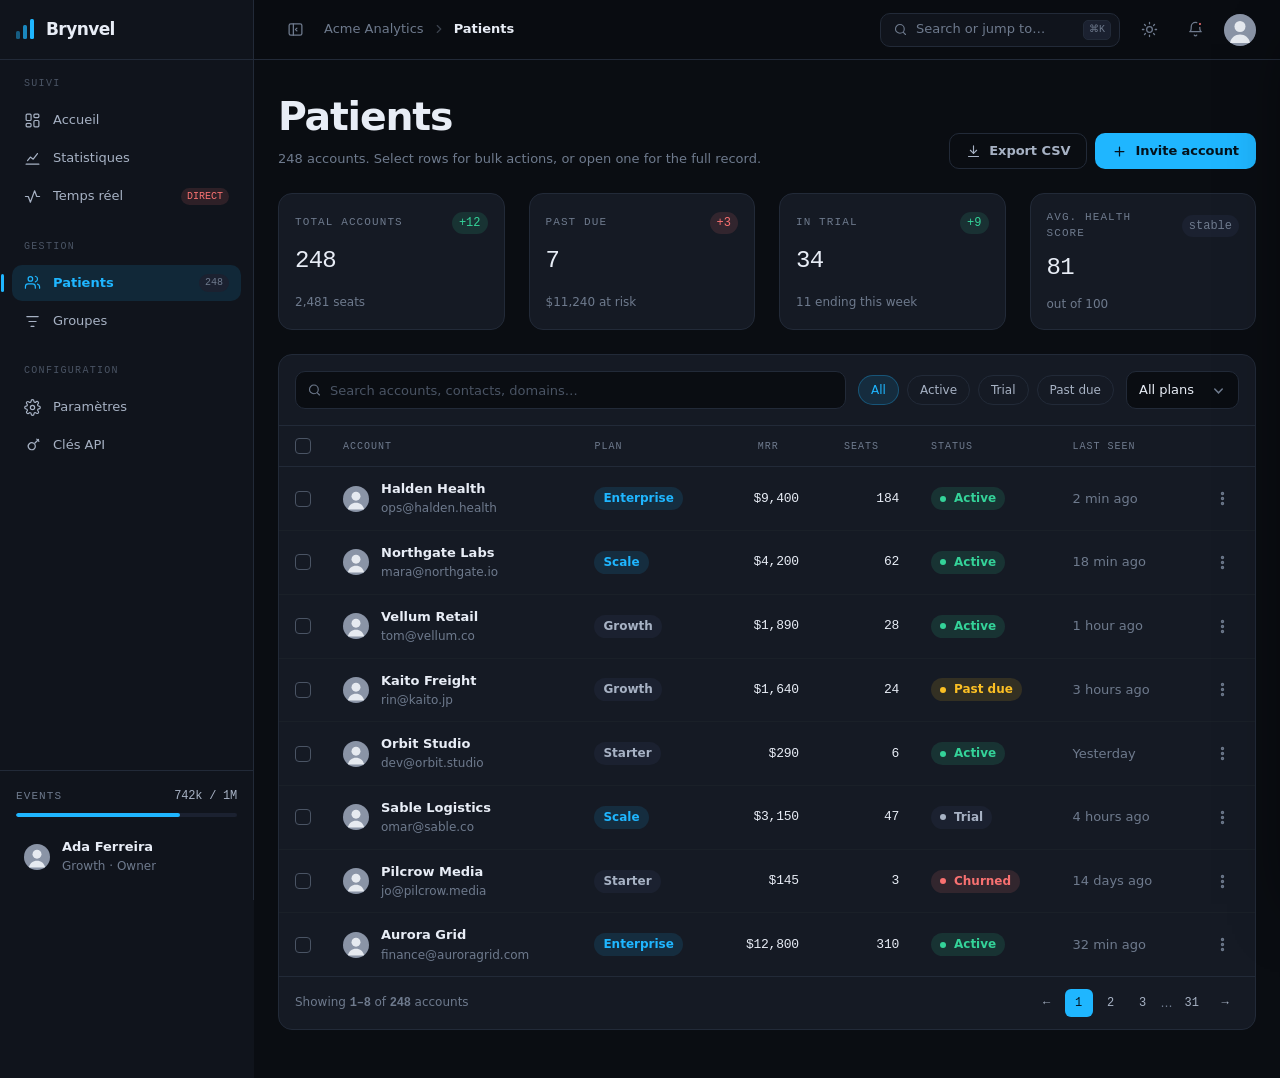
<file: frontend/patients.html>
<!DOCTYPE html>
<html lang="en" data-theme="dark">
<head>
<meta charset="utf-8" />
<meta name="viewport" content="width=device-width, initial-scale=1" />
<title>Customers · Brynvel Console</title>
<meta name="description" content="Sortable, filterable customer data table with bulk actions and a detail drawer — Brynvel free HTML admin template." />

<script>
  /* Applied before paint so the chosen theme never flashes. */
  (function () {
    try {
      var t = localStorage.getItem('brynvel-theme');
      if (t) document.documentElement.dataset.theme = t;
    } catch (e) {}
  })();
</script>


<link rel="stylesheet" href="assets/css/tokens.css" />
<link rel="stylesheet" href="assets/css/shell.css" />
<link rel="stylesheet" href="assets/css/ui.css" />
</head>
<body>

<div class="app" data-rail="expanded" data-mobilenav="closed">

  <!-- ===================================================================
       Left rail
       =================================================================== -->
  <aside class="rail">
    <div class="rail__head">
      <a class="brand" href="index.html" aria-label="Brynvel — go to overview">
        <span class="brand__mark" aria-hidden="true"><i></i><i></i><i></i></span>
        <span class="brand__word">Brynvel</span>
      </a>
    </div>

    <nav class="rail__scroll" aria-label="Main">
      <div class="navgroup">
        <p class="navgroup__title">Suivi</p>
        <a class="navlink" href="index.html">
          <svg viewBox="0 0 24 24" fill="none" stroke="currentColor" stroke-linecap="round" stroke-linejoin="round" aria-hidden="true"><rect x="3" y="3" width="7" height="9" rx="1.5"/><rect x="14" y="3" width="7" height="5" rx="1.5"/><rect x="14" y="12" width="7" height="9" rx="1.5"/><rect x="3" y="16" width="7" height="5" rx="1.5"/></svg>
          <span>Accueil</span>
        </a>
        <a class="navlink" href="analytics.html">
          <svg viewBox="0 0 24 24" fill="none" stroke="currentColor" stroke-linecap="round" stroke-linejoin="round" aria-hidden="true"><path d="M3 20h18"/><path d="m5 15 4-5 4 3 6-8"/></svg>
          <span>Statistiques</span>
        </a>
        <a class="navlink" href="analytics.html#realtime">
          <svg viewBox="0 0 24 24" fill="none" stroke="currentColor" stroke-linecap="round" stroke-linejoin="round" aria-hidden="true"><path d="M2 12h4l3 8 6-16 3 8h4"/></svg>
          <span>Temps réel</span>
          <span class="navlink__tag navlink__tag--live">DIRECT</span>
        </a>
      </div>

      <div class="navgroup">
        <p class="navgroup__title">Gestion</p>
        <a class="navlink" href="patients.html" aria-current="page">
          <svg viewBox="0 0 24 24" fill="none" stroke="currentColor" stroke-linecap="round" stroke-linejoin="round" aria-hidden="true"><path d="M16 20v-2a4 4 0 0 0-4-4H6a4 4 0 0 0-4 4v2"/><circle cx="9" cy="7" r="3.2"/><path d="M22 20v-2a4 4 0 0 0-3-3.8"/><path d="M16 3.2A4 4 0 0 1 16 11"/></svg>
          <span>Patients</span>
          <span class="navlink__tag">248</span>
        </a>

        <a class="navlink" href="patients.html#segments">
          <svg viewBox="0 0 24 24" fill="none" stroke="currentColor" stroke-linecap="round" stroke-linejoin="round" aria-hidden="true"><path d="M4 5h16"/><path d="M7 12h10"/><path d="M10 19h4"/></svg>
          <span>Groupes</span>
        </a>
      </div>

      <div class="navgroup">
        <p class="navgroup__title">Configuration</p>
        <a class="navlink" href="settings.html">
          <svg viewBox="0 0 24 24" fill="none" stroke="currentColor" stroke-linecap="round" stroke-linejoin="round" aria-hidden="true"><circle cx="12" cy="12" r="3"/><path d="M19.4 15a1.6 1.6 0 0 0 .3 1.8l.1.1a2 2 0 1 1-2.8 2.8l-.1-.1a1.6 1.6 0 0 0-1.8-.3 1.6 1.6 0 0 0-1 1.5V21a2 2 0 1 1-4 0v-.1A1.6 1.6 0 0 0 9 19.4a1.6 1.6 0 0 0-1.8.3l-.1.1a2 2 0 1 1-2.8-2.8l.1-.1a1.6 1.6 0 0 0 .3-1.8 1.6 1.6 0 0 0-1.5-1H3a2 2 0 1 1 0-4h.1A1.6 1.6 0 0 0 4.6 9a1.6 1.6 0 0 0-.3-1.8l-.1-.1a2 2 0 1 1 2.8-2.8l.1.1a1.6 1.6 0 0 0 1.8.3H9a1.6 1.6 0 0 0 1-1.5V3a2 2 0 1 1 4 0v.1a1.6 1.6 0 0 0 1 1.5 1.6 1.6 0 0 0 1.8-.3l.1-.1a2 2 0 1 1 2.8 2.8l-.1.1a1.6 1.6 0 0 0-.3 1.8V9a1.6 1.6 0 0 0 1.5 1H21a2 2 0 1 1 0 4h-.1a1.6 1.6 0 0 0-1.5 1Z"/></svg>
          <span>Paramètres</span>
        </a>
        <a class="navlink" href="settings.html#api">
          <svg viewBox="0 0 24 24" fill="none" stroke="currentColor" stroke-linecap="round" stroke-linejoin="round" aria-hidden="true"><path d="m15.5 8.5 5-5"/><path d="m18 3 3 3"/><path d="M14 9a5 5 0 1 1-7 7 5 5 0 0 1 7-7Z"/></svg>
          <span>Clés API</span>
        </a>
      </div>
    </nav>

    <div class="rail__foot">
      <div class="usage">
        <div class="usage__row">
          <span class="label">Events</span>
          <span class="num soft">742k / 1M</span>
        </div>
        <div class="usage__bar"><div class="usage__fill" style="width:74%"></div></div>
      </div>
      <button class="userchip" type="button" data-toast="Account menu is a demo in this template">
        <img class="avatar avatar--sm" src="assets/img/avatar.svg" width="26" height="26" alt="" loading="lazy" />
        <span class="userchip__meta">
          <span class="userchip__name">Ada Ferreira</span>
          <span class="userchip__sub">Growth · Owner</span>
        </span>
      </button>
    </div>
  </aside>

  <div class="railscrim" aria-hidden="true"></div>

  <!-- ===================================================================
       Main
       =================================================================== -->
  <div class="main">

    <header class="cmdbar">
      <button class="btn btn--icon railtoggle" type="button" data-action="toggle-rail" aria-label="Toggle navigation">
        <svg viewBox="0 0 24 24" fill="none" stroke="currentColor" stroke-width="1.8" stroke-linecap="round" stroke-linejoin="round" aria-hidden="true"><rect x="3" y="4" width="18" height="16" rx="2.5"/><path d="M9 4v16"/><path d="m14 10-2 2 2 2"/></svg>
      </button>

      <nav class="crumbs" aria-label="Breadcrumb">
        <span>Acme Analytics</span>
        <svg viewBox="0 0 24 24" fill="none" stroke="currentColor" stroke-width="2" stroke-linecap="round" aria-hidden="true"><path d="m9 6 6 6-6 6"/></svg>
        <b>Patients</b>
      </nav>

      <span class="cmdbar__spacer"></span>

      <button class="searchtrigger" type="button" data-action="open-palette">
        <svg viewBox="0 0 24 24" fill="none" stroke="currentColor" stroke-width="1.8" stroke-linecap="round" aria-hidden="true"><circle cx="11" cy="11" r="7"/><path d="m20 20-3.5-3.5"/></svg>
        <span>Search or jump to…</span>
        <kbd class="kbd">⌘K</kbd>
      </button>

      <button class="btn btn--icon" type="button" data-action="toggle-theme" aria-label="Switch to light theme">
        <svg class="icon-sun" viewBox="0 0 24 24" fill="none" stroke="currentColor" stroke-width="1.8" stroke-linecap="round" aria-hidden="true"><circle cx="12" cy="12" r="4"/><path d="M12 2v2M12 20v2M2 12h2M20 12h2M4.9 4.9l1.4 1.4M17.7 17.7l1.4 1.4M19.1 4.9l-1.4 1.4M6.3 17.7l-1.4 1.4"/></svg>
        <svg class="icon-moon" viewBox="0 0 24 24" fill="none" stroke="currentColor" stroke-width="1.8" stroke-linecap="round" stroke-linejoin="round" style="display:none" aria-hidden="true"><path d="M20 14.5A8.5 8.5 0 0 1 9.5 4a8.5 8.5 0 1 0 10.5 10.5Z"/></svg>
      </button>

      <button class="btn btn--icon bell" type="button" data-toast="3 unread notifications" aria-label="Notifications, 3 unread">
        <svg viewBox="0 0 24 24" fill="none" stroke="currentColor" stroke-width="1.8" stroke-linecap="round" stroke-linejoin="round" aria-hidden="true"><path d="M18 8a6 6 0 1 0-12 0c0 6-2 7-2 7h16s-2-1-2-7"/><path d="M13.7 20a2 2 0 0 1-3.4 0"/></svg>
      </button>

      <img class="avatar avatar--md" src="assets/img/avatar.svg" width="32" height="32" alt="Ada Ferreira" />
    </header>

    <main class="page">

      <div class="pagehead">
        <div class="pagehead__title">
          <h1>Patients</h1>
          <p class="pagehead__sub">248 accounts. Select rows for bulk actions, or open one for the full record.</p>
        </div>
        <div class="pagehead__actions">
          <button class="btn btn--ghost" type="button" data-toast="Export queued — we'll email the CSV">
            <svg viewBox="0 0 24 24" fill="none" stroke="currentColor" stroke-width="1.8" stroke-linecap="round" stroke-linejoin="round" aria-hidden="true"><path d="M12 3v12"/><path d="m7 10 5 5 5-5"/><path d="M4 20h16"/></svg>
            Export CSV
          </button>
          <button class="btn btn--primary" type="button" data-toast="Invitation flow is a demo in this template">
            <svg viewBox="0 0 24 24" fill="none" stroke="currentColor" stroke-width="2" stroke-linecap="round" aria-hidden="true"><path d="M12 5v14M5 12h14"/></svg>
            Invite account
          </button>
        </div>
      </div>

      <section class="grid grid--4" aria-label="Customer metrics">
        <article class="stat" data-reveal>
          <div class="stat__top"><span class="label">Total accounts</span><span class="delta delta--up">+12</span></div>
          <p class="stat__value">248</p>
          <div class="stat__foot"><span class="muted" style="font-size:var(--text-xs)">2,481 seats</span></div>
        </article>
        <article class="stat" data-reveal style="--delay:40ms">
          <div class="stat__top"><span class="label">Past due</span><span class="delta delta--down">+3</span></div>
          <p class="stat__value">7</p>
          <div class="stat__foot"><span class="muted" style="font-size:var(--text-xs)">$11,240 at risk</span></div>
        </article>
        <article class="stat" data-reveal style="--delay:80ms">
          <div class="stat__top"><span class="label">In trial</span><span class="delta delta--up">+9</span></div>
          <p class="stat__value">34</p>
          <div class="stat__foot"><span class="muted" style="font-size:var(--text-xs)">11 ending this week</span></div>
        </article>
        <article class="stat" data-reveal style="--delay:120ms">
          <div class="stat__top"><span class="label">Avg. health score</span><span class="delta delta--flat">stable</span></div>
          <p class="stat__value">81</p>
          <div class="stat__foot"><span class="muted" style="font-size:var(--text-xs)">out of 100</span></div>
        </article>
      </section>

      <section class="panel panel--flush" data-selectable data-reveal id="segments" aria-labelledby="cust-title">
        <h2 class="sr-only" id="cust-title">All customers</h2>

        <div class="toolbar">
          <label class="toolbar__search">
            <span class="sr-only">Search customers</span>
            <svg viewBox="0 0 24 24" fill="none" stroke="currentColor" stroke-width="1.8" stroke-linecap="round" aria-hidden="true"><circle cx="11" cy="11" r="7"/><path d="m20 20-3.5-3.5"/></svg>
            <input class="input" type="search" placeholder="Search accounts, contacts, domains…" data-table-filter="#customerTable" />
          </label>
          <div class="chips" role="group" aria-label="Quick filters">
            <button class="chip" type="button" aria-pressed="true">All</button>
            <button class="chip" type="button" aria-pressed="false">Active</button>
            <button class="chip" type="button" aria-pressed="false">Trial</button>
            <button class="chip" type="button" aria-pressed="false">Past due</button>
          </div>
          <select class="select" style="width:auto" aria-label="Plan filter">
            <option>All plans</option>
            <option>Starter</option>
            <option>Growth</option>
            <option>Scale</option>
            <option>Enterprise</option>
          </select>
        </div>

        <div class="bulkbar" hidden>
          <span class="bulkbar__count">0 rows selected</span>
          <button class="btn btn--quiet btn--sm" type="button" data-toast="Tags applied">Add tag</button>
          <button class="btn btn--quiet btn--sm" type="button" data-toast="Owner reassigned">Change owner</button>
          <button class="btn btn--quiet btn--sm" type="button" data-toast="Export queued">Export</button>
          <button class="btn btn--quiet btn--sm" type="button" data-action="clear-selection" style="margin-left:auto">Clear</button>
        </div>

        <div class="tablewrap">
          <table class="table" id="customerTable" data-sortable>
            <thead>
              <tr>
                <th class="col-tight"><input class="check" type="checkbox" data-select-all aria-label="Select all rows" /></th>
                <th class="sortable" data-type="text">Account <svg class="arrow" viewBox="0 0 24 24" fill="none" stroke="currentColor" stroke-width="3" stroke-linecap="round" stroke-linejoin="round" aria-hidden="true"><path d="M12 19V5"/><path d="m5 12 7-7 7 7"/></svg></th>
                <th class="sortable" data-type="text">Plan <svg class="arrow" viewBox="0 0 24 24" fill="none" stroke="currentColor" stroke-width="3" stroke-linecap="round" stroke-linejoin="round" aria-hidden="true"><path d="M12 19V5"/><path d="m5 12 7-7 7 7"/></svg></th>
                <th class="sortable col-right" data-type="number">MRR <svg class="arrow" viewBox="0 0 24 24" fill="none" stroke="currentColor" stroke-width="3" stroke-linecap="round" stroke-linejoin="round" aria-hidden="true"><path d="M12 19V5"/><path d="m5 12 7-7 7 7"/></svg></th>
                <th class="sortable col-right" data-type="number">Seats <svg class="arrow" viewBox="0 0 24 24" fill="none" stroke="currentColor" stroke-width="3" stroke-linecap="round" stroke-linejoin="round" aria-hidden="true"><path d="M12 19V5"/><path d="m5 12 7-7 7 7"/></svg></th>
                <th class="sortable" data-type="text">Status <svg class="arrow" viewBox="0 0 24 24" fill="none" stroke="currentColor" stroke-width="3" stroke-linecap="round" stroke-linejoin="round" aria-hidden="true"><path d="M12 19V5"/><path d="m5 12 7-7 7 7"/></svg></th>
                <th class="sortable" data-type="text">Last seen <svg class="arrow" viewBox="0 0 24 24" fill="none" stroke="currentColor" stroke-width="3" stroke-linecap="round" stroke-linejoin="round" aria-hidden="true"><path d="M12 19V5"/><path d="m5 12 7-7 7 7"/></svg></th>
                <th class="col-tight"><span class="sr-only">Actions</span></th>
              </tr>
            </thead>
            <tbody>
              <tr>
                <td><input class="check" type="checkbox" aria-label="Select Halden Health" /></td>
                <td>
                  <div class="person">
                    <img class="avatar avatar--sm" src="assets/img/avatar.svg" width="26" height="26" alt="" loading="lazy" />
                    <span class="person__meta"><span class="person__name">Halden Health</span><span class="person__sub">ops@halden.health</span></span>
                  </div>
                </td>
                <td><span class="badge badge--info">Enterprise</span></td>
                <td class="col-right num" data-sort-value="9400">$9,400</td>
                <td class="col-right num">184</td>
                <td><span class="badge badge--ok"><span class="dot"></span>Active</span></td>
                <td class="muted">2 min ago</td>
                <td><button class="btn btn--icon" type="button" data-action="open-drawer"
                      data-name="Halden Health" data-email="ops@halden.health" data-plan="Enterprise"
                      data-mrr="$9,400" data-seats="184 seats" data-owner="Ada Ferreira" data-health="92 / 100"
                      data-avatar="assets/img/avatar.svg"
                      aria-label="Open Halden Health">
                      <svg viewBox="0 0 24 24" fill="none" stroke="currentColor" stroke-width="2" stroke-linecap="round" aria-hidden="true"><circle cx="12" cy="5" r="1.4"/><circle cx="12" cy="12" r="1.4"/><circle cx="12" cy="19" r="1.4"/></svg>
                    </button></td>
              </tr>
              <tr>
                <td><input class="check" type="checkbox" aria-label="Select Northgate Labs" /></td>
                <td>
                  <div class="person">
                    <img class="avatar avatar--sm" src="assets/img/avatar.svg" width="26" height="26" alt="" loading="lazy" />
                    <span class="person__meta"><span class="person__name">Northgate Labs</span><span class="person__sub">mara@northgate.io</span></span>
                  </div>
                </td>
                <td><span class="badge badge--info">Scale</span></td>
                <td class="col-right num" data-sort-value="4200">$4,200</td>
                <td class="col-right num">62</td>
                <td><span class="badge badge--ok"><span class="dot"></span>Active</span></td>
                <td class="muted">18 min ago</td>
                <td><button class="btn btn--icon" type="button" data-action="open-drawer"
                      data-name="Northgate Labs" data-email="mara@northgate.io" data-plan="Scale"
                      data-mrr="$4,200" data-seats="62 seats" data-owner="Ada Ferreira" data-health="88 / 100"
                      data-avatar="assets/img/avatar.svg"
                      aria-label="Open Northgate Labs">
                      <svg viewBox="0 0 24 24" fill="none" stroke="currentColor" stroke-width="2" stroke-linecap="round" aria-hidden="true"><circle cx="12" cy="5" r="1.4"/><circle cx="12" cy="12" r="1.4"/><circle cx="12" cy="19" r="1.4"/></svg>
                    </button></td>
              </tr>
              <tr>
                <td><input class="check" type="checkbox" aria-label="Select Vellum Retail" /></td>
                <td>
                  <div class="person">
                    <img class="avatar avatar--sm" src="assets/img/avatar.svg" width="26" height="26" alt="" loading="lazy" />
                    <span class="person__meta"><span class="person__name">Vellum Retail</span><span class="person__sub">tom@vellum.co</span></span>
                  </div>
                </td>
                <td><span class="badge">Growth</span></td>
                <td class="col-right num" data-sort-value="1890">$1,890</td>
                <td class="col-right num">28</td>
                <td><span class="badge badge--ok"><span class="dot"></span>Active</span></td>
                <td class="muted">1 hour ago</td>
                <td><button class="btn btn--icon" type="button" data-action="open-drawer"
                      data-name="Vellum Retail" data-email="tom@vellum.co" data-plan="Growth"
                      data-mrr="$1,890" data-seats="28 seats" data-owner="Ren Okafor" data-health="79 / 100"
                      data-avatar="assets/img/avatar.svg"
                      aria-label="Open Vellum Retail">
                      <svg viewBox="0 0 24 24" fill="none" stroke="currentColor" stroke-width="2" stroke-linecap="round" aria-hidden="true"><circle cx="12" cy="5" r="1.4"/><circle cx="12" cy="12" r="1.4"/><circle cx="12" cy="19" r="1.4"/></svg>
                    </button></td>
              </tr>
              <tr>
                <td><input class="check" type="checkbox" aria-label="Select Kaito Freight" /></td>
                <td>
                  <div class="person">
                    <img class="avatar avatar--sm" src="assets/img/avatar.svg" width="26" height="26" alt="" loading="lazy" />
                    <span class="person__meta"><span class="person__name">Kaito Freight</span><span class="person__sub">rin@kaito.jp</span></span>
                  </div>
                </td>
                <td><span class="badge">Growth</span></td>
                <td class="col-right num" data-sort-value="1640">$1,640</td>
                <td class="col-right num">24</td>
                <td><span class="badge badge--warn"><span class="dot"></span>Past due</span></td>
                <td class="muted">3 hours ago</td>
                <td><button class="btn btn--icon" type="button" data-action="open-drawer"
                      data-name="Kaito Freight" data-email="rin@kaito.jp" data-plan="Growth"
                      data-mrr="$1,640" data-seats="24 seats" data-owner="Ren Okafor" data-health="54 / 100"
                      data-avatar="assets/img/avatar.svg"
                      aria-label="Open Kaito Freight">
                      <svg viewBox="0 0 24 24" fill="none" stroke="currentColor" stroke-width="2" stroke-linecap="round" aria-hidden="true"><circle cx="12" cy="5" r="1.4"/><circle cx="12" cy="12" r="1.4"/><circle cx="12" cy="19" r="1.4"/></svg>
                    </button></td>
              </tr>
              <tr>
                <td><input class="check" type="checkbox" aria-label="Select Orbit Studio" /></td>
                <td>
                  <div class="person">
                    <img class="avatar avatar--sm" src="assets/img/avatar.svg" width="26" height="26" alt="" loading="lazy" />
                    <span class="person__meta"><span class="person__name">Orbit Studio</span><span class="person__sub">dev@orbit.studio</span></span>
                  </div>
                </td>
                <td><span class="badge">Starter</span></td>
                <td class="col-right num" data-sort-value="290">$290</td>
                <td class="col-right num">6</td>
                <td><span class="badge badge--ok"><span class="dot"></span>Active</span></td>
                <td class="muted">Yesterday</td>
                <td><button class="btn btn--icon" type="button" data-action="open-drawer"
                      data-name="Orbit Studio" data-email="dev@orbit.studio" data-plan="Starter"
                      data-mrr="$290" data-seats="6 seats" data-owner="Ada Ferreira" data-health="72 / 100"
                      data-avatar="assets/img/avatar.svg"
                      aria-label="Open Orbit Studio">
                      <svg viewBox="0 0 24 24" fill="none" stroke="currentColor" stroke-width="2" stroke-linecap="round" aria-hidden="true"><circle cx="12" cy="5" r="1.4"/><circle cx="12" cy="12" r="1.4"/><circle cx="12" cy="19" r="1.4"/></svg>
                    </button></td>
              </tr>
              <tr>
                <td><input class="check" type="checkbox" aria-label="Select Meridian Freight" /></td>
                <td>
                  <div class="person">
                    <img class="avatar avatar--sm" src="assets/img/avatar.svg" width="26" height="26" alt="" loading="lazy" />
                    <span class="person__meta"><span class="person__name">Sable Logistics</span><span class="person__sub">omar@sable.co</span></span>
                  </div>
                </td>
                <td><span class="badge badge--info">Scale</span></td>
                <td class="col-right num" data-sort-value="3150">$3,150</td>
                <td class="col-right num">47</td>
                <td><span class="badge"><span class="dot"></span>Trial</span></td>
                <td class="muted">4 hours ago</td>
                <td><button class="btn btn--icon" type="button" data-action="open-drawer"
                      data-name="Sable Logistics" data-email="omar@sable.co" data-plan="Scale (trial)"
                      data-mrr="$3,150" data-seats="47 seats" data-owner="Ren Okafor" data-health="66 / 100"
                      data-avatar="assets/img/avatar.svg"
                      aria-label="Open Sable Logistics">
                      <svg viewBox="0 0 24 24" fill="none" stroke="currentColor" stroke-width="2" stroke-linecap="round" aria-hidden="true"><circle cx="12" cy="5" r="1.4"/><circle cx="12" cy="12" r="1.4"/><circle cx="12" cy="19" r="1.4"/></svg>
                    </button></td>
              </tr>
              <tr>
                <td><input class="check" type="checkbox" aria-label="Select Pilcrow Media" /></td>
                <td>
                  <div class="person">
                    <img class="avatar avatar--sm" src="assets/img/avatar.svg" width="26" height="26" alt="" loading="lazy" />
                    <span class="person__meta"><span class="person__name">Pilcrow Media</span><span class="person__sub">jo@pilcrow.media</span></span>
                  </div>
                </td>
                <td><span class="badge">Starter</span></td>
                <td class="col-right num" data-sort-value="145">$145</td>
                <td class="col-right num">3</td>
                <td><span class="badge badge--err"><span class="dot"></span>Churned</span></td>
                <td class="muted">14 days ago</td>
                <td><button class="btn btn--icon" type="button" data-action="open-drawer"
                      data-name="Pilcrow Media" data-email="jo@pilcrow.media" data-plan="Starter"
                      data-mrr="$145" data-seats="3 seats" data-owner="Ada Ferreira" data-health="21 / 100"
                      data-avatar="assets/img/avatar.svg"
                      aria-label="Open Pilcrow Media">
                      <svg viewBox="0 0 24 24" fill="none" stroke="currentColor" stroke-width="2" stroke-linecap="round" aria-hidden="true"><circle cx="12" cy="5" r="1.4"/><circle cx="12" cy="12" r="1.4"/><circle cx="12" cy="19" r="1.4"/></svg>
                    </button></td>
              </tr>
              <tr>
                <td><input class="check" type="checkbox" aria-label="Select Aurora Grid" /></td>
                <td>
                  <div class="person">
                    <img class="avatar avatar--sm" src="assets/img/avatar.svg" width="26" height="26" alt="" loading="lazy" />
                    <span class="person__meta"><span class="person__name">Aurora Grid</span><span class="person__sub">finance@auroragrid.com</span></span>
                  </div>
                </td>
                <td><span class="badge badge--info">Enterprise</span></td>
                <td class="col-right num" data-sort-value="12800">$12,800</td>
                <td class="col-right num">310</td>
                <td><span class="badge badge--ok"><span class="dot"></span>Active</span></td>
                <td class="muted">32 min ago</td>
                <td><button class="btn btn--icon" type="button" data-action="open-drawer"
                      data-name="Aurora Grid" data-email="finance@auroragrid.com" data-plan="Enterprise"
                      data-mrr="$12,800" data-seats="310 seats" data-owner="Ada Ferreira" data-health="95 / 100"
                      data-avatar="assets/img/avatar.svg"
                      aria-label="Open Aurora Grid">
                      <svg viewBox="0 0 24 24" fill="none" stroke="currentColor" stroke-width="2" stroke-linecap="round" aria-hidden="true"><circle cx="12" cy="5" r="1.4"/><circle cx="12" cy="12" r="1.4"/><circle cx="12" cy="19" r="1.4"/></svg>
                    </button></td>
              </tr>
            </tbody>
          </table>

          <div class="empty" data-table-empty hidden>
            <span class="empty__art"><svg viewBox="0 0 24 24" fill="none" stroke="currentColor" stroke-width="1.8" stroke-linecap="round" aria-hidden="true"><circle cx="11" cy="11" r="7"/><path d="m20 20-3.5-3.5"/></svg></span>
            <h2>No accounts match that search</h2>
            <p>Try a shorter query, or clear the filters above to see all 248 accounts.</p>
          </div>
        </div>

        <div class="pager">
          <span>Showing <b class="num">1–8</b> of <b class="num">248</b> accounts</span>
          <div class="pager__nav">
            <button class="pager__btn" type="button" aria-label="Previous page">←</button>
            <button class="pager__btn" type="button" aria-current="true">1</button>
            <button class="pager__btn" type="button">2</button>
            <button class="pager__btn" type="button">3</button>
            <span class="muted">…</span>
            <button class="pager__btn" type="button">31</button>
            <button class="pager__btn" type="button" aria-label="Next page">→</button>
          </div>
        </div>
      </section>

    </main>

    <!-- Customer detail drawer -->
    <div class="scrim" id="drawerScrim" data-open="false" aria-hidden="true"></div>
    <aside class="drawer" data-open="false" role="dialog" aria-modal="true" aria-label="Account detail">
      <div class="drawer__head">
        <div class="person">
          <img class="avatar avatar--lg" data-drawer-avatar src="assets/img/avatar.svg" width="40" height="40" alt="" />
          <span class="person__meta">
            <span class="person__name" data-drawer-field="name">Halden Health</span>
            <span class="person__sub" data-drawer-field="email">ops@halden.health</span>
          </span>
        </div>
        <button class="btn btn--icon" type="button" data-action="close-drawer" aria-label="Close panel">
          <svg viewBox="0 0 24 24" fill="none" stroke="currentColor" stroke-width="2" stroke-linecap="round" aria-hidden="true"><path d="M18 6 6 18M6 6l12 12"/></svg>
        </button>
      </div>

      <div class="drawer__body">
        <div class="substats">
          <div class="substats__row"><span class="substats__label">Plan</span><span class="substats__value"><span data-drawer-field="plan">Enterprise</span></span></div>
          <div class="substats__row"><span class="substats__label">MRR</span><span class="substats__value"><span class="num" data-drawer-field="mrr">$9,400</span></span></div>
          <div class="substats__row"><span class="substats__label">Seats</span><span class="substats__value"><span class="num" data-drawer-field="seats">184 seats</span></span></div>
          <div class="substats__row"><span class="substats__label">Account owner</span><span class="substats__value"><span data-drawer-field="owner">Ada Ferreira</span></span></div>
          <div class="substats__row"><span class="substats__label">Health score</span><span class="substats__value"><span class="num" data-drawer-field="health">92 / 100</span></span></div>
        </div>

        <div>
          <p class="label" style="margin-bottom:var(--s-3)">Usage this cycle</p>
          <div class="grid" style="gap:var(--s-4)">
            <div class="meter">
              <div class="meter__head"><span>Events ingested</span><span class="num muted">612k / 1M</span></div>
              <div class="meter__track"><div class="meter__fill" style="width:61%"></div></div>
            </div>
            <div class="meter">
              <div class="meter__head"><span>API calls</span><span class="num muted">88k / 100k</span></div>
              <div class="meter__track"><div class="meter__fill meter__fill--warn" style="width:88%"></div></div>
            </div>
            <div class="meter">
              <div class="meter__head"><span>Storage</span><span class="num muted">42 GB / 200 GB</span></div>
              <div class="meter__track"><div class="meter__fill" style="width:21%"></div></div>
            </div>
          </div>
        </div>

        <div>
          <p class="label" style="margin-bottom:var(--s-3)">Recent events</p>
          <div class="feed">
            <div class="feed__item">
              <span class="feed__icon feed__icon--ok"><svg viewBox="0 0 24 24" fill="none" stroke="currentColor" stroke-width="2.2" stroke-linecap="round" stroke-linejoin="round" aria-hidden="true"><path d="m20 6-11 11-5-5"/></svg></span>
              <div class="feed__body"><p class="feed__text">Invoice <b>#4021</b> paid</p><span class="feed__time">2 days ago</span></div>
            </div>
            <div class="feed__item">
              <span class="feed__icon feed__icon--info"><svg viewBox="0 0 24 24" fill="none" stroke="currentColor" stroke-width="2.2" stroke-linecap="round" aria-hidden="true"><path d="M12 5v14M5 12h14"/></svg></span>
              <div class="feed__body"><p class="feed__text">Added <b>12 seats</b></p><span class="feed__time">9 days ago</span></div>
            </div>
            <div class="feed__item">
              <span class="feed__icon"><svg viewBox="0 0 24 24" fill="none" stroke="currentColor" stroke-width="2.2" stroke-linecap="round" stroke-linejoin="round" aria-hidden="true"><circle cx="12" cy="12" r="9"/><path d="M12 7v5l3 2"/></svg></span>
              <div class="feed__body"><p class="feed__text">Quarterly business review scheduled</p><span class="feed__time">3 weeks ago</span></div>
            </div>
          </div>
        </div>
      </div>

      <div class="drawer__foot">
        <button class="btn btn--ghost" type="button" data-action="close-drawer">Close</button>
        <button class="btn btn--primary" type="button" data-toast="Opened in the billing console">Manage billing</button>
      </div>
    </aside>
  </div>
</div>

<!-- =====================================================================
     Command palette
     ===================================================================== -->
<div class="scrim" id="paletteScrim" data-open="false" aria-hidden="true"></div>
<div class="palette" data-open="false" role="dialog" aria-modal="true" aria-label="Command palette">
  <input class="palette__input" type="text" placeholder="Search pages, customers, actions…" aria-label="Search" />
  <div class="palette__list">
    <p class="palette__group label">Navigate</p>
    <a class="palette__item" href="index.html"><svg viewBox="0 0 24 24" fill="none" stroke="currentColor" stroke-width="1.8" stroke-linecap="round" stroke-linejoin="round" aria-hidden="true"><rect x="3" y="3" width="7" height="9" rx="1.5"/><rect x="14" y="3" width="7" height="5" rx="1.5"/><rect x="14" y="12" width="7" height="9" rx="1.5"/><rect x="3" y="16" width="7" height="5" rx="1.5"/></svg>Accueil<kbd class="kbd">G O</kbd></a>
    <a class="palette__item" href="analytics.html"><svg viewBox="0 0 24 24" fill="none" stroke="currentColor" stroke-width="1.8" stroke-linecap="round" stroke-linejoin="round" aria-hidden="true"><path d="M3 20h18"/><path d="m5 15 4-5 4 3 6-8"/></svg>Statistiques<kbd class="kbd">G A</kbd></a>
    <a class="palette__item" href="patients.html"><svg viewBox="0 0 24 24" fill="none" stroke="currentColor" stroke-width="1.8" stroke-linecap="round" stroke-linejoin="round" aria-hidden="true"><circle cx="9" cy="7" r="3.2"/><path d="M16 20v-2a4 4 0 0 0-4-4H6a4 4 0 0 0-4 4v2"/></svg>Patients<kbd class="kbd">G C</kbd></a>

    <a class="palette__item" href="settings.html"><svg viewBox="0 0 24 24" fill="none" stroke="currentColor" stroke-width="1.8" stroke-linecap="round" stroke-linejoin="round" aria-hidden="true"><circle cx="12" cy="12" r="3"/><path d="M4 12h2M18 12h2M12 4v2M12 18v2"/></svg>Paramètres<kbd class="kbd">G S</kbd></a>
    <p class="palette__group label">Actions</p>
    <button class="palette__item" type="button" data-toast="Report builder is a demo in this template"><svg viewBox="0 0 24 24" fill="none" stroke="currentColor" stroke-width="1.8" stroke-linecap="round" aria-hidden="true"><path d="M12 5v14M5 12h14"/></svg>Create report</button>
    <button class="palette__item" type="button" data-action="toggle-theme"><svg viewBox="0 0 24 24" fill="none" stroke="currentColor" stroke-width="1.8" stroke-linecap="round" stroke-linejoin="round" aria-hidden="true"><path d="M20 14.5A8.5 8.5 0 0 1 9.5 4a8.5 8.5 0 1 0 10.5 10.5Z"/></svg>Toggle theme</button>
    <a class="palette__item" href="login.html"><svg viewBox="0 0 24 24" fill="none" stroke="currentColor" stroke-width="1.8" stroke-linecap="round" stroke-linejoin="round" aria-hidden="true"><path d="M15 3h4a2 2 0 0 1 2 2v14a2 2 0 0 1-2 2h-4"/><path d="m10 17 5-5-5-5"/><path d="M15 12H3"/></svg>Sign out</a>
    <p class="palette__empty" hidden>No matches.</p>
  </div>
</div>

<div class="toasts" aria-live="polite"></div>

<script src="assets/js/charts.js" defer></script>
<script src="assets/js/app.js" defer></script>
</body>
</html>
</file>
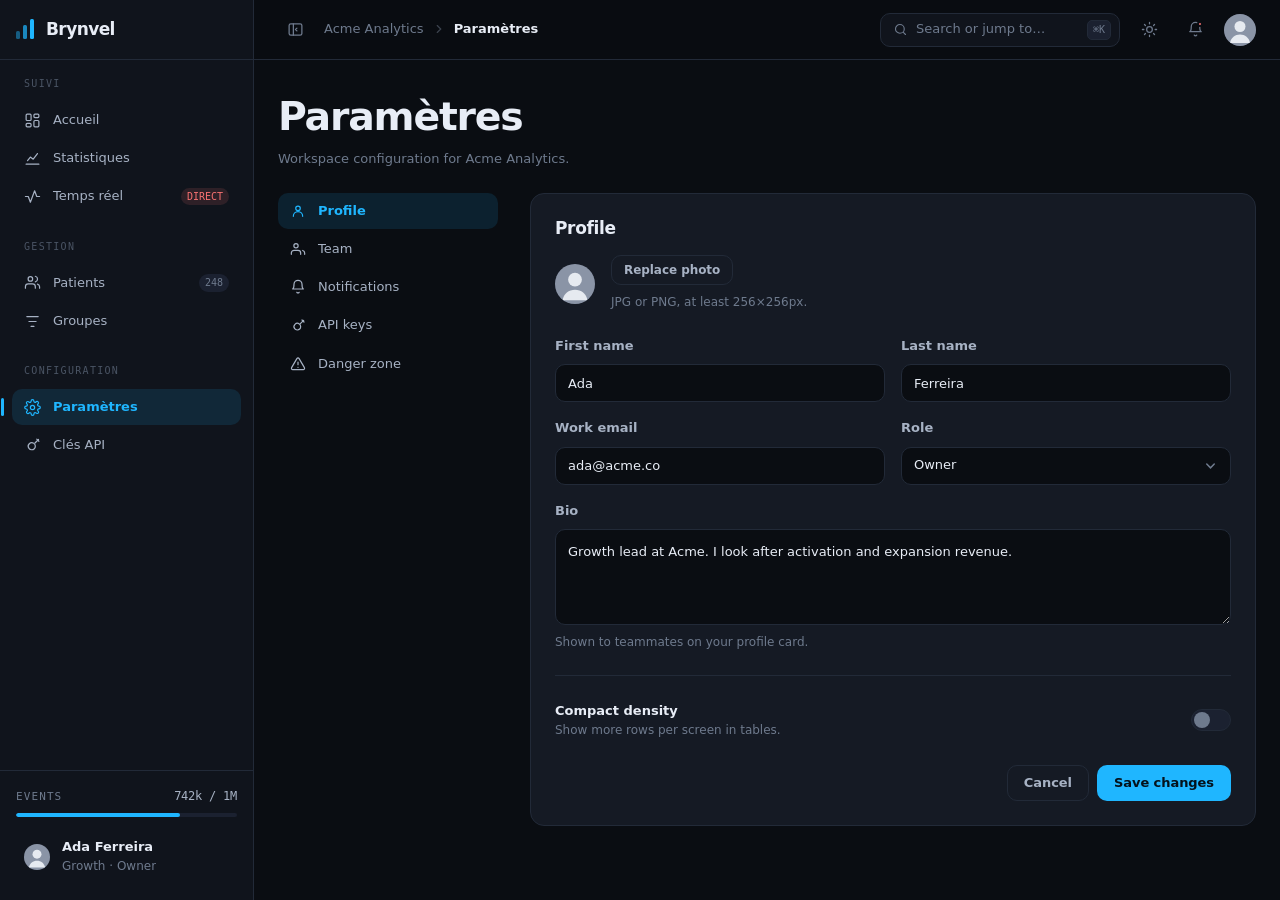
<file: frontend/settings.html>
<!DOCTYPE html>
<html lang="en" data-theme="dark">
<head>
<meta charset="utf-8" />
<meta name="viewport" content="width=device-width, initial-scale=1" />
<title>Settings · Brynvel Console</title>
<meta name="description" content="Profile, team, notification and API key settings screens — Brynvel free HTML admin dashboard template." />

<script>
  /* Applied before paint so the chosen theme never flashes. */
  (function () {
    try {
      var t = localStorage.getItem('brynvel-theme');
      if (t) document.documentElement.dataset.theme = t;
    } catch (e) {}
  })();
</script>


<link rel="stylesheet" href="assets/css/tokens.css" />
<link rel="stylesheet" href="assets/css/shell.css" />
<link rel="stylesheet" href="assets/css/ui.css" />
</head>
<body>

<div class="app" data-rail="expanded" data-mobilenav="closed">

  <!-- ===================================================================
       Left rail
       =================================================================== -->
  <aside class="rail">
    <div class="rail__head">
      <a class="brand" href="index.html" aria-label="Brynvel — go to overview">
        <span class="brand__mark" aria-hidden="true"><i></i><i></i><i></i></span>
        <span class="brand__word">Brynvel</span>
      </a>
    </div>

    <nav class="rail__scroll" aria-label="Main">
      <div class="navgroup">
        <p class="navgroup__title">Suivi</p>
        <a class="navlink" href="index.html">
          <svg viewBox="0 0 24 24" fill="none" stroke="currentColor" stroke-linecap="round" stroke-linejoin="round" aria-hidden="true"><rect x="3" y="3" width="7" height="9" rx="1.5"/><rect x="14" y="3" width="7" height="5" rx="1.5"/><rect x="14" y="12" width="7" height="9" rx="1.5"/><rect x="3" y="16" width="7" height="5" rx="1.5"/></svg>
          <span>Accueil</span>
        </a>
        <a class="navlink" href="analytics.html">
          <svg viewBox="0 0 24 24" fill="none" stroke="currentColor" stroke-linecap="round" stroke-linejoin="round" aria-hidden="true"><path d="M3 20h18"/><path d="m5 15 4-5 4 3 6-8"/></svg>
          <span>Statistiques</span>
        </a>
        <a class="navlink" href="analytics.html#realtime">
          <svg viewBox="0 0 24 24" fill="none" stroke="currentColor" stroke-linecap="round" stroke-linejoin="round" aria-hidden="true"><path d="M2 12h4l3 8 6-16 3 8h4"/></svg>
          <span>Temps réel</span>
          <span class="navlink__tag navlink__tag--live">DIRECT</span>
        </a>
      </div>

      <div class="navgroup">
        <p class="navgroup__title">Gestion</p>
        <a class="navlink" href="patients.html">
          <svg viewBox="0 0 24 24" fill="none" stroke="currentColor" stroke-linecap="round" stroke-linejoin="round" aria-hidden="true"><path d="M16 20v-2a4 4 0 0 0-4-4H6a4 4 0 0 0-4 4v2"/><circle cx="9" cy="7" r="3.2"/><path d="M22 20v-2a4 4 0 0 0-3-3.8"/><path d="M16 3.2A4 4 0 0 1 16 11"/></svg>
          <span>Patients</span>
          <span class="navlink__tag">248</span>
        </a>

        <a class="navlink" href="patients.html#segments">
          <svg viewBox="0 0 24 24" fill="none" stroke="currentColor" stroke-linecap="round" stroke-linejoin="round" aria-hidden="true"><path d="M4 5h16"/><path d="M7 12h10"/><path d="M10 19h4"/></svg>
          <span>Groupes</span>
        </a>
      </div>

      <div class="navgroup">
        <p class="navgroup__title">Configuration</p>
        <a class="navlink" href="settings.html" aria-current="page">
          <svg viewBox="0 0 24 24" fill="none" stroke="currentColor" stroke-linecap="round" stroke-linejoin="round" aria-hidden="true"><circle cx="12" cy="12" r="3"/><path d="M19.4 15a1.6 1.6 0 0 0 .3 1.8l.1.1a2 2 0 1 1-2.8 2.8l-.1-.1a1.6 1.6 0 0 0-1.8-.3 1.6 1.6 0 0 0-1 1.5V21a2 2 0 1 1-4 0v-.1A1.6 1.6 0 0 0 9 19.4a1.6 1.6 0 0 0-1.8.3l-.1.1a2 2 0 1 1-2.8-2.8l.1-.1a1.6 1.6 0 0 0 .3-1.8 1.6 1.6 0 0 0-1.5-1H3a2 2 0 1 1 0-4h.1A1.6 1.6 0 0 0 4.6 9a1.6 1.6 0 0 0-.3-1.8l-.1-.1a2 2 0 1 1 2.8-2.8l.1.1a1.6 1.6 0 0 0 1.8.3H9a1.6 1.6 0 0 0 1-1.5V3a2 2 0 1 1 4 0v.1a1.6 1.6 0 0 0 1 1.5 1.6 1.6 0 0 0 1.8-.3l.1-.1a2 2 0 1 1 2.8 2.8l-.1.1a1.6 1.6 0 0 0-.3 1.8V9a1.6 1.6 0 0 0 1.5 1H21a2 2 0 1 1 0 4h-.1a1.6 1.6 0 0 0-1.5 1Z"/></svg>
          <span>Paramètres</span>
        </a>
        <a class="navlink" href="settings.html#api">
          <svg viewBox="0 0 24 24" fill="none" stroke="currentColor" stroke-linecap="round" stroke-linejoin="round" aria-hidden="true"><path d="m15.5 8.5 5-5"/><path d="m18 3 3 3"/><path d="M14 9a5 5 0 1 1-7 7 5 5 0 0 1 7-7Z"/></svg>
          <span>Clés API</span>
        </a>
      </div>
    </nav>

    <div class="rail__foot">
      <div class="usage">
        <div class="usage__row">
          <span class="label">Events</span>
          <span class="num soft">742k / 1M</span>
        </div>
        <div class="usage__bar"><div class="usage__fill" style="width:74%"></div></div>
      </div>
      <button class="userchip" type="button" data-toast="Account menu is a demo in this template">
        <img class="avatar avatar--sm" src="assets/img/avatar.svg" width="26" height="26" alt="" loading="lazy" />
        <span class="userchip__meta">
          <span class="userchip__name">Ada Ferreira</span>
          <span class="userchip__sub">Growth · Owner</span>
        </span>
      </button>
    </div>
  </aside>

  <div class="railscrim" aria-hidden="true"></div>

  <!-- ===================================================================
       Main
       =================================================================== -->
  <div class="main">

    <header class="cmdbar">
      <button class="btn btn--icon railtoggle" type="button" data-action="toggle-rail" aria-label="Toggle navigation">
        <svg viewBox="0 0 24 24" fill="none" stroke="currentColor" stroke-width="1.8" stroke-linecap="round" stroke-linejoin="round" aria-hidden="true"><rect x="3" y="4" width="18" height="16" rx="2.5"/><path d="M9 4v16"/><path d="m14 10-2 2 2 2"/></svg>
      </button>

      <nav class="crumbs" aria-label="Breadcrumb">
        <span>Acme Analytics</span>
        <svg viewBox="0 0 24 24" fill="none" stroke="currentColor" stroke-width="2" stroke-linecap="round" aria-hidden="true"><path d="m9 6 6 6-6 6"/></svg>
        <b>Paramètres</b>
      </nav>

      <span class="cmdbar__spacer"></span>

      <button class="searchtrigger" type="button" data-action="open-palette">
        <svg viewBox="0 0 24 24" fill="none" stroke="currentColor" stroke-width="1.8" stroke-linecap="round" aria-hidden="true"><circle cx="11" cy="11" r="7"/><path d="m20 20-3.5-3.5"/></svg>
        <span>Search or jump to…</span>
        <kbd class="kbd">⌘K</kbd>
      </button>

      <button class="btn btn--icon" type="button" data-action="toggle-theme" aria-label="Switch to light theme">
        <svg class="icon-sun" viewBox="0 0 24 24" fill="none" stroke="currentColor" stroke-width="1.8" stroke-linecap="round" aria-hidden="true"><circle cx="12" cy="12" r="4"/><path d="M12 2v2M12 20v2M2 12h2M20 12h2M4.9 4.9l1.4 1.4M17.7 17.7l1.4 1.4M19.1 4.9l-1.4 1.4M6.3 17.7l-1.4 1.4"/></svg>
        <svg class="icon-moon" viewBox="0 0 24 24" fill="none" stroke="currentColor" stroke-width="1.8" stroke-linecap="round" stroke-linejoin="round" style="display:none" aria-hidden="true"><path d="M20 14.5A8.5 8.5 0 0 1 9.5 4a8.5 8.5 0 1 0 10.5 10.5Z"/></svg>
      </button>

      <button class="btn btn--icon bell" type="button" data-toast="3 unread notifications" aria-label="Notifications, 3 unread">
        <svg viewBox="0 0 24 24" fill="none" stroke="currentColor" stroke-width="1.8" stroke-linecap="round" stroke-linejoin="round" aria-hidden="true"><path d="M18 8a6 6 0 1 0-12 0c0 6-2 7-2 7h16s-2-1-2-7"/><path d="M13.7 20a2 2 0 0 1-3.4 0"/></svg>
      </button>

      <img class="avatar avatar--md" src="assets/img/avatar.svg" width="32" height="32" alt="Ada Ferreira" />
    </header>

    <main class="page">

      <div class="pagehead">
        <div class="pagehead__title">
          <h1>Paramètres</h1>
          <p class="pagehead__sub">Workspace configuration for Acme Analytics.</p>
        </div>
      </div>

      <section class="grid" style="grid-template-columns:220px minmax(0,1fr);align-items:start;gap:var(--s-6)">

        <nav class="vtabs" role="tablist" aria-label="Settings sections" aria-orientation="vertical">
          <button class="vtab" type="button" role="tab" aria-selected="true" aria-controls="s-profile" id="v-profile">
            <svg viewBox="0 0 24 24" fill="none" stroke="currentColor" stroke-width="1.8" stroke-linecap="round" stroke-linejoin="round" aria-hidden="true"><circle cx="12" cy="8" r="3.4"/><path d="M5 20a7 7 0 0 1 14 0"/></svg>
            Profile
          </button>
          <button class="vtab" type="button" role="tab" aria-selected="false" aria-controls="s-team" id="v-team">
            <svg viewBox="0 0 24 24" fill="none" stroke="currentColor" stroke-width="1.8" stroke-linecap="round" stroke-linejoin="round" aria-hidden="true"><circle cx="9" cy="7" r="3.2"/><path d="M16 20v-2a4 4 0 0 0-4-4H6a4 4 0 0 0-4 4v2"/><path d="M22 20v-2a4 4 0 0 0-3-3.8"/></svg>
            Team
          </button>
          <button class="vtab" type="button" role="tab" aria-selected="false" aria-controls="s-notify" id="v-notify">
            <svg viewBox="0 0 24 24" fill="none" stroke="currentColor" stroke-width="1.8" stroke-linecap="round" stroke-linejoin="round" aria-hidden="true"><path d="M18 8a6 6 0 1 0-12 0c0 6-2 7-2 7h16s-2-1-2-7"/><path d="M13.7 20a2 2 0 0 1-3.4 0"/></svg>
            Notifications
          </button>
          <button class="vtab" type="button" role="tab" aria-selected="false" aria-controls="s-api" id="v-api">
            <svg viewBox="0 0 24 24" fill="none" stroke="currentColor" stroke-width="1.8" stroke-linecap="round" stroke-linejoin="round" aria-hidden="true"><path d="m15.5 8.5 5-5"/><path d="m18 3 3 3"/><path d="M14 9a5 5 0 1 1-7 7 5 5 0 0 1 7-7Z"/></svg>
            API keys
          </button>
          <button class="vtab" type="button" role="tab" aria-selected="false" aria-controls="s-danger" id="v-danger">
            <svg viewBox="0 0 24 24" fill="none" stroke="currentColor" stroke-width="1.8" stroke-linecap="round" stroke-linejoin="round" aria-hidden="true"><path d="M12 9v4"/><path d="M12 17h.01"/><path d="M10.3 3.9 2.4 17.5A2 2 0 0 0 4.1 20.5h15.8a2 2 0 0 0 1.7-3L13.7 3.9a2 2 0 0 0-3.4 0Z"/></svg>
            Danger zone
          </button>
        </nav>

        <div>
          <!-- ============================ Profile ============================ -->
          <div id="s-profile" role="tabpanel" aria-labelledby="v-profile">
            <form class="panel" data-demo-form="Profile saved">
              <div class="sechead"><h2>Profile</h2></div>

              <div style="display:flex;align-items:center;gap:var(--s-4);margin-bottom:var(--s-5)">
                <img class="avatar avatar--lg" src="assets/img/avatar.svg" width="40" height="40" alt="Ada Ferreira" />
                <div>
                  <button class="btn btn--ghost btn--sm" type="button" data-toast="Photo upload is a demo in this template">Replace photo</button>
                  <p class="hint" style="margin-top:var(--s-2);font-size:var(--text-xs);color:var(--fg-mute)">JPG or PNG, at least 256×256px.</p>
                </div>
              </div>

              <div class="grid grid--2" style="gap:var(--s-4)">
                <div class="field">
                  <label for="f-first">First name</label>
                  <input class="input" id="f-first" type="text" value="Ada" />
                </div>
                <div class="field">
                  <label for="f-last">Last name</label>
                  <input class="input" id="f-last" type="text" value="Ferreira" />
                </div>
                <div class="field">
                  <label for="f-email">Work email</label>
                  <input class="input" id="f-email" type="email" value="ada@acme.co" />
                </div>
                <div class="field">
                  <label for="f-role">Role</label>
                  <select class="select" id="f-role">
                    <option>Owner</option>
                    <option>Admin</option>
                    <option>Analyst</option>
                    <option>Viewer</option>
                  </select>
                </div>
              </div>

              <div class="field" style="margin-top:var(--s-4)">
                <label for="f-bio">Bio</label>
                <textarea class="textarea" id="f-bio">Growth lead at Acme. I look after activation and expansion revenue.</textarea>
                <span class="hint">Shown to teammates on your profile card.</span>
              </div>

              <div class="divider" style="margin:var(--s-5) 0"></div>

              <div style="display:flex;align-items:center;justify-content:space-between;gap:var(--s-4)">
                <div>
                  <p style="font-weight:600;font-size:var(--text-sm)">Compact density</p>
                  <p class="hint" style="font-size:var(--text-xs);color:var(--fg-mute)">Show more rows per screen in tables.</p>
                </div>
                <label class="switch"><input type="checkbox" /><span class="track"></span><span class="thumb"></span></label>
              </div>

              <div style="display:flex;gap:var(--s-2);justify-content:flex-end;margin-top:var(--s-5)">
                <button class="btn btn--ghost" type="reset">Cancel</button>
                <button class="btn btn--primary" type="submit">Save changes</button>
              </div>
            </form>
          </div>

          <!-- ============================= Team ============================= -->
          <div id="s-team" role="tabpanel" aria-labelledby="v-team" hidden>
            <section class="panel panel--flush">
              <div class="panel__head">
                <h2>Team members</h2>
                <button class="btn btn--primary btn--sm" type="button" data-toast="Invite sent">Invite member</button>
              </div>
              <div class="tablewrap">
                <table class="table">
                  <thead>
                    <tr><th>Member</th><th>Role</th><th>Last active</th><th class="col-right"><span class="sr-only">Actions</span></th></tr>
                  </thead>
                  <tbody>
                    <tr>
                      <td><div class="person">
                        <img class="avatar avatar--sm" src="assets/img/avatar.svg" width="26" height="26" alt="" loading="lazy" />
                        <span class="person__meta"><span class="person__name">Ada Ferreira</span><span class="person__sub">ada@acme.co</span></span></div></td>
                      <td><span class="badge badge--info">Owner</span></td>
                      <td class="muted">Now</td>
                      <td class="col-right"><button class="btn btn--quiet btn--sm" type="button" disabled>Manage</button></td>
                    </tr>
                    <tr>
                      <td><div class="person">
                        <img class="avatar avatar--sm" src="assets/img/avatar.svg" width="26" height="26" alt="" loading="lazy" />
                        <span class="person__meta"><span class="person__name">Ren Okafor</span><span class="person__sub">ren@acme.co</span></span></div></td>
                      <td><select class="select" style="height:30px;font-size:var(--text-xs);width:auto" aria-label="Role for Ren Okafor"><option>Admin</option><option>Analyst</option><option>Viewer</option></select></td>
                      <td class="muted">12 min ago</td>
                      <td class="col-right"><button class="btn btn--quiet btn--sm" type="button" data-toast="Member removed">Remove</button></td>
                    </tr>
                    <tr>
                      <td><div class="person">
                        <img class="avatar avatar--sm" src="assets/img/avatar.svg" width="26" height="26" alt="" loading="lazy" />
                        <span class="person__meta"><span class="person__name">Imani Cole</span><span class="person__sub">imani@acme.co</span></span></div></td>
                      <td><select class="select" style="height:30px;font-size:var(--text-xs);width:auto" aria-label="Role for Imani Cole"><option>Analyst</option><option>Admin</option><option>Viewer</option></select></td>
                      <td class="muted">2 days ago</td>
                      <td class="col-right"><button class="btn btn--quiet btn--sm" type="button" data-toast="Member removed">Remove</button></td>
                    </tr>
                    <tr>
                      <td><div class="person">
                        <img class="avatar avatar--sm" src="assets/img/avatar.svg" width="26" height="26" alt="" loading="lazy" />
                        <span class="person__meta"><span class="person__name">Marc Devlin</span><span class="person__sub">marc@acme.co</span></span></div></td>
                      <td><span class="badge badge--warn"><span class="dot"></span>Invite pending</span></td>
                      <td class="muted">—</td>
                      <td class="col-right"><button class="btn btn--quiet btn--sm" type="button" data-toast="Invitation resent">Resend</button></td>
                    </tr>
                  </tbody>
                </table>
              </div>
            </section>
          </div>

          <!-- ========================= Notifications ========================= -->
          <div id="s-notify" role="tabpanel" aria-labelledby="v-notify" hidden>
            <form class="panel" data-demo-form="Notification preferences saved">
              <div class="sechead"><h2>Notifications</h2></div>
              <div class="grid" style="gap:0">
                <div class="substats__row">
                  <div><p style="font-weight:600;font-size:var(--text-sm)">Weekly summary</p><p class="hint" style="font-size:var(--text-xs);color:var(--fg-mute)">Every Monday at 08:00 in your timezone.</p></div>
                  <label class="switch"><input type="checkbox" checked /><span class="track"></span><span class="thumb"></span></label>
                </div>
                <div class="substats__row">
                  <div><p style="font-weight:600;font-size:var(--text-sm)">Failed payments</p><p class="hint" style="font-size:var(--text-xs);color:var(--fg-mute)">Immediate email when a charge fails.</p></div>
                  <label class="switch"><input type="checkbox" checked /><span class="track"></span><span class="thumb"></span></label>
                </div>
                <div class="substats__row">
                  <div><p style="font-weight:600;font-size:var(--text-sm)">Usage threshold alerts</p><p class="hint" style="font-size:var(--text-xs);color:var(--fg-mute)">When any meter passes 80% of its limit.</p></div>
                  <label class="switch"><input type="checkbox" checked /><span class="track"></span><span class="thumb"></span></label>
                </div>
                <div class="substats__row">
                  <div><p style="font-weight:600;font-size:var(--text-sm)">Product announcements</p><p class="hint" style="font-size:var(--text-xs);color:var(--fg-mute)">New features and changelog highlights.</p></div>
                  <label class="switch"><input type="checkbox" /><span class="track"></span><span class="thumb"></span></label>
                </div>
                <div class="substats__row">
                  <div><p style="font-weight:600;font-size:var(--text-sm)">Anomaly detection</p><p class="hint" style="font-size:var(--text-xs);color:var(--fg-mute)">Alert when a metric moves more than 3σ from trend.</p></div>
                  <label class="switch"><input type="checkbox" checked /><span class="track"></span><span class="thumb"></span></label>
                </div>
              </div>
              <div style="display:flex;justify-content:flex-end;margin-top:var(--s-5)">
                <button class="btn btn--primary" type="submit">Save preferences</button>
              </div>
            </form>
          </div>

          <!-- =========================== API keys =========================== -->
          <div id="s-api" role="tabpanel" aria-labelledby="v-api" hidden>
            <section class="panel">
              <div class="sechead">
                <div>
                  <h2>Clés API</h2>
                  <p class="sechead__meta">Keys are shown once at creation. Rotate anything that leaks.</p>
                </div>
                <button class="btn btn--primary btn--sm" type="button" data-toast="New key generated">Create key</button>
              </div>

              <div class="grid" style="gap:var(--s-4)">
                <div>
                  <div class="meter__head" style="margin-bottom:var(--s-2)">
                    <span style="font-weight:600;font-size:var(--text-sm)">Production</span>
                    <span class="badge badge--ok"><span class="dot"></span>Active</span>
                  </div>
                  <div class="copyrow">
                    <code id="key-prod">bv_live_9f42a7c1e88d4b0fa63c</code>
                    <button class="btn btn--icon" type="button" data-action="copy" data-copy-target="#key-prod" aria-label="Copy production key">
                      <svg viewBox="0 0 24 24" fill="none" stroke="currentColor" stroke-width="1.8" stroke-linecap="round" stroke-linejoin="round" aria-hidden="true"><rect x="9" y="9" width="12" height="12" rx="2"/><path d="M5 15V5a2 2 0 0 1 2-2h10"/></svg>
                    </button>
                  </div>
                  <p class="hint" style="font-size:var(--text-xs);color:var(--fg-mute);margin-top:var(--s-2)">Created 14 Mar 2026 · last used 2 minutes ago</p>
                </div>

                <div>
                  <div class="meter__head" style="margin-bottom:var(--s-2)">
                    <span style="font-weight:600;font-size:var(--text-sm)">Staging</span>
                    <span class="badge badge--ok"><span class="dot"></span>Active</span>
                  </div>
                  <div class="copyrow">
                    <code id="key-stage">bv_test_2c81be55a0d34e7790af</code>
                    <button class="btn btn--icon" type="button" data-action="copy" data-copy-target="#key-stage" aria-label="Copy staging key">
                      <svg viewBox="0 0 24 24" fill="none" stroke="currentColor" stroke-width="1.8" stroke-linecap="round" stroke-linejoin="round" aria-hidden="true"><rect x="9" y="9" width="12" height="12" rx="2"/><path d="M5 15V5a2 2 0 0 1 2-2h10"/></svg>
                    </button>
                  </div>
                  <p class="hint" style="font-size:var(--text-xs);color:var(--fg-mute);margin-top:var(--s-2)">Created 02 Jan 2026 · last used 6 days ago</p>
                </div>

                <div>
                  <div class="meter__head" style="margin-bottom:var(--s-2)">
                    <span style="font-weight:600;font-size:var(--text-sm)">Legacy import</span>
                    <span class="badge badge--warn"><span class="dot"></span>Rotate soon</span>
                  </div>
                  <div class="copyrow">
                    <code id="key-legacy">bv_live_44b0e9137fa2cc85d610</code>
                    <button class="btn btn--icon" type="button" data-action="copy" data-copy-target="#key-legacy" aria-label="Copy legacy key">
                      <svg viewBox="0 0 24 24" fill="none" stroke="currentColor" stroke-width="1.8" stroke-linecap="round" stroke-linejoin="round" aria-hidden="true"><rect x="9" y="9" width="12" height="12" rx="2"/><path d="M5 15V5a2 2 0 0 1 2-2h10"/></svg>
                    </button>
                  </div>
                  <p class="hint" style="font-size:var(--text-xs);color:var(--fg-mute);margin-top:var(--s-2)">Created 19 Aug 2024 · 704 days old</p>
                </div>
              </div>
            </section>
          </div>

          <!-- ========================== Danger zone ========================== -->
          <div id="s-danger" role="tabpanel" aria-labelledby="v-danger" hidden>
            <section class="panel danger-zone">
              <div class="sechead"><h2>Danger zone</h2></div>
              <div class="grid" style="gap:0">
                <div class="substats__row">
                  <div><p style="font-weight:600;font-size:var(--text-sm)">Transfer ownership</p><p class="hint" style="font-size:var(--text-xs);color:var(--fg-mute)">Move this workspace to another admin.</p></div>
                  <button class="btn btn--ghost btn--sm" type="button" data-toast="Transfer flow is a demo in this template">Transfer</button>
                </div>
                <div class="substats__row">
                  <div><p style="font-weight:600;font-size:var(--text-sm)">Purge event history</p><p class="hint" style="font-size:var(--text-xs);color:var(--fg-mute)">Deletes all ingested events older than 30 days. Cannot be undone.</p></div>
                  <button class="btn btn--danger btn--sm" type="button" data-toast="Purge is disabled in this demo template">Purge</button>
                </div>
                <div class="substats__row">
                  <div><p style="font-weight:600;font-size:var(--text-sm)">Delete workspace</p><p class="hint" style="font-size:var(--text-xs);color:var(--fg-mute)">Removes all data, integrations and members permanently.</p></div>
                  <button class="btn btn--danger btn--sm" type="button" data-toast="Deletion is disabled in this demo template">Delete</button>
                </div>
              </div>
            </section>
          </div>
        </div>
      </section>

    </main>
  </div>
</div>

<!-- =====================================================================
     Command palette
     ===================================================================== -->
<div class="scrim" id="paletteScrim" data-open="false" aria-hidden="true"></div>
<div class="palette" data-open="false" role="dialog" aria-modal="true" aria-label="Command palette">
  <input class="palette__input" type="text" placeholder="Search pages, customers, actions…" aria-label="Search" />
  <div class="palette__list">
    <p class="palette__group label">Navigate</p>
    <a class="palette__item" href="index.html"><svg viewBox="0 0 24 24" fill="none" stroke="currentColor" stroke-width="1.8" stroke-linecap="round" stroke-linejoin="round" aria-hidden="true"><rect x="3" y="3" width="7" height="9" rx="1.5"/><rect x="14" y="3" width="7" height="5" rx="1.5"/><rect x="14" y="12" width="7" height="9" rx="1.5"/><rect x="3" y="16" width="7" height="5" rx="1.5"/></svg>Accueil<kbd class="kbd">G O</kbd></a>
    <a class="palette__item" href="analytics.html"><svg viewBox="0 0 24 24" fill="none" stroke="currentColor" stroke-width="1.8" stroke-linecap="round" stroke-linejoin="round" aria-hidden="true"><path d="M3 20h18"/><path d="m5 15 4-5 4 3 6-8"/></svg>Statistiques<kbd class="kbd">G A</kbd></a>
    <a class="palette__item" href="patients.html"><svg viewBox="0 0 24 24" fill="none" stroke="currentColor" stroke-width="1.8" stroke-linecap="round" stroke-linejoin="round" aria-hidden="true"><circle cx="9" cy="7" r="3.2"/><path d="M16 20v-2a4 4 0 0 0-4-4H6a4 4 0 0 0-4 4v2"/></svg>Patients<kbd class="kbd">G C</kbd></a>

    <a class="palette__item" href="settings.html"><svg viewBox="0 0 24 24" fill="none" stroke="currentColor" stroke-width="1.8" stroke-linecap="round" stroke-linejoin="round" aria-hidden="true"><circle cx="12" cy="12" r="3"/><path d="M4 12h2M18 12h2M12 4v2M12 18v2"/></svg>Paramètres<kbd class="kbd">G S</kbd></a>
    <p class="palette__group label">Actions</p>
    <button class="palette__item" type="button" data-toast="Report builder is a demo in this template"><svg viewBox="0 0 24 24" fill="none" stroke="currentColor" stroke-width="1.8" stroke-linecap="round" aria-hidden="true"><path d="M12 5v14M5 12h14"/></svg>Create report</button>
    <button class="palette__item" type="button" data-action="toggle-theme"><svg viewBox="0 0 24 24" fill="none" stroke="currentColor" stroke-width="1.8" stroke-linecap="round" stroke-linejoin="round" aria-hidden="true"><path d="M20 14.5A8.5 8.5 0 0 1 9.5 4a8.5 8.5 0 1 0 10.5 10.5Z"/></svg>Toggle theme</button>
    <a class="palette__item" href="login.html"><svg viewBox="0 0 24 24" fill="none" stroke="currentColor" stroke-width="1.8" stroke-linecap="round" stroke-linejoin="round" aria-hidden="true"><path d="M15 3h4a2 2 0 0 1 2 2v14a2 2 0 0 1-2 2h-4"/><path d="m10 17 5-5-5-5"/><path d="M15 12H3"/></svg>Sign out</a>
    <p class="palette__empty" hidden>No matches.</p>
  </div>
</div>

<div class="toasts" aria-live="polite"></div>

<script src="assets/js/charts.js" defer></script>
<script src="assets/js/app.js" defer></script>
</body>
</html>
</file>
<file: frontend/assets/css/tokens.css>
/* ==========================================================================
   BRYNVEL — Analytics & Operations Console
   tokens.css · design tokens, reset, base type, buttons, forms
   Dark-first. Light theme via [data-theme="light"] on <html>.
   ========================================================================== */

:root {
  /* ---- Surface ramp (cool blue-black) ---------------------------------- */
  --canvas:        #0A0D12;   /* app background */
  --surface:       #10141C;   /* panels, sidebar */
  --surface-2:     #151A24;   /* cards */
  --surface-3:     #1B2130;   /* hover / elevated */
  --hairline:      #222A38;   /* borders — quiet chrome */
  --hairline-soft: #1A2028;

  /* ---- Text ramp -------------------------------------------------------- */
  --fg:        #E8EDF6;
  --fg-soft:   #A7B2C4;
  --fg-mute:   #6E7A8D;
  --fg-faint:  #4A5464;

  /* ---- Signature accent: azure ----------------------------------------- */
  --accent:       #1FB6FF;
  --accent-soft:  #63CDFF;
  --accent-deep:  #0A8FD1;
  --accent-wash:  rgba(31, 182, 255, 0.12);
  --accent-line:  rgba(31, 182, 255, 0.30);
  --on-accent:    #04121C;

  /* ---- Functional state colours (meaning only, never decoration) -------- */
  --ok:      #34D399;
  --ok-wash: rgba(52, 211, 153, 0.13);
  --warn:      #FBBF24;
  --warn-wash: rgba(251, 191, 36, 0.13);
  --err:      #F87171;
  --err-wash: rgba(248, 113, 113, 0.13);
  --info:      var(--accent);
  --info-wash: var(--accent-wash);

  /* ---- Type ------------------------------------------------------------- */
  --font-display: "Host Grotesk", ui-sans-serif, system-ui, sans-serif;
  --font-body:    "Schibsted Grotesk", ui-sans-serif, system-ui, sans-serif;
  --font-mono:    "Azeret Mono", ui-monospace, "SF Mono", Menlo, monospace;

  --text-xs:   0.75rem;
  --text-sm:   0.8125rem;
  --text-base: 0.9375rem;
  --text-md:   1.0625rem;
  --text-lg:   1.375rem;
  --text-xl:   1.75rem;
  --text-2xl:  clamp(1.9rem, 1.5rem + 1.2vw, 2.5rem);
  --text-hero: clamp(2.75rem, 2rem + 3.4vw, 4.25rem);   /* north-star number */

  /* ---- Space ------------------------------------------------------------ */
  --s-1: 0.25rem;
  --s-2: 0.5rem;
  --s-3: 0.75rem;
  --s-4: 1rem;
  --s-5: 1.5rem;
  --s-6: 2rem;
  --s-7: 3rem;

  /* ---- Shape ------------------------------------------------------------ */
  --r-sm: 6px;
  --r-md: 10px;
  --r-lg: 14px;
  --r-pill: 999px;

  /* ---- Elevation — deliberately restrained (quiet chrome) --------------- */
  --shadow-sm: 0 1px 2px rgba(0, 0, 0, 0.30);
  --shadow-md: 0 8px 24px -8px rgba(0, 0, 0, 0.55);
  --shadow-lg: 0 24px 60px -20px rgba(0, 0, 0, 0.70);

  /* ---- Motion ----------------------------------------------------------- */
  --dur-fast: 130ms;
  --dur: 220ms;
  --dur-slow: 520ms;
  --ease: cubic-bezier(0.22, 1, 0.36, 1);

  /* ---- Shell metrics ---------------------------------------------------- */
  --rail-w: 254px;
  --rail-w-collapsed: 68px;
  --topbar-h: 60px;

  --z-drawer: 40;
  --z-modal: 50;
  --z-toast: 60;

  color-scheme: dark;
}

/* --------------------------------------------------------------------------
   Light theme — a genuine second surface ramp, not an inversion afterthought
   -------------------------------------------------------------------------- */
[data-theme="light"] {
  --canvas:        #F4F7FB;
  --surface:       #FFFFFF;
  --surface-2:     #FFFFFF;
  --surface-3:     #EEF3F9;
  --hairline:      #DCE4EF;
  --hairline-soft: #E8EEF6;

  --fg:       #0D1520;
  --fg-soft:  #45566C;
  --fg-mute:  #6B7C93;
  --fg-faint: #97A5B8;

  --accent:      #0F8FD6;
  --accent-soft: #2FA8EA;
  --accent-deep: #0A6EA6;
  --accent-wash: rgba(15, 143, 214, 0.10);
  --accent-line: rgba(15, 143, 214, 0.28);
  --on-accent:   #FFFFFF;

  --ok:   #0E9F6E;
  --warn: #B45309;
  --err:  #DC2626;
  --ok-wash:   rgba(14, 159, 110, 0.11);
  --warn-wash: rgba(180, 83, 9, 0.11);
  --err-wash:  rgba(220, 38, 38, 0.10);

  --shadow-sm: 0 1px 2px rgba(16, 32, 56, 0.06);
  --shadow-md: 0 8px 24px -10px rgba(16, 32, 56, 0.16);
  --shadow-lg: 0 24px 60px -22px rgba(16, 32, 56, 0.24);

  color-scheme: light;
}

/* ==========================================================================
   Reset
   ========================================================================== */

*, *::before, *::after { box-sizing: border-box; }

* { margin: 0; }

/* Any class that sets `display` outranks the hidden attribute's UA rule, which
   silently breaks tab panels, empty states and the bulk bar. Restore it. */
[hidden] { display: none !important; }

html { -webkit-text-size-adjust: 100%; }

body {
  background: var(--canvas);
  color: var(--fg);
  font-family: var(--font-body);
  font-size: var(--text-base);
  line-height: 1.55;
  -webkit-font-smoothing: antialiased;
  text-rendering: optimizeLegibility;
  transition: background var(--dur) var(--ease), color var(--dur) var(--ease);
}

img, svg { display: block; max-width: 100%; }
img { height: auto; }

button, input, select, textarea { font: inherit; color: inherit; }
button { background: none; border: 0; cursor: pointer; }

a { color: inherit; text-decoration: none; }

ul, ol { list-style: none; padding: 0; }

table { border-collapse: collapse; width: 100%; }

:focus-visible {
  outline: 2px solid var(--accent);
  outline-offset: 2px;
  border-radius: var(--r-sm);
}

::selection { background: var(--accent-wash); color: var(--fg); }

/* ==========================================================================
   Base typography
   ========================================================================== */

h1, h2, h3, h4 {
  font-family: var(--font-display);
  font-weight: 700;
  letter-spacing: -0.018em;
  line-height: 1.22;          /* display grotesque — never below 1.15 */
  color: var(--fg);
}

h1 { font-size: var(--text-xl); }
h2 { font-size: var(--text-lg); }
h3 { font-size: var(--text-md); }
h4 { font-size: var(--text-base); }

p { line-height: 1.62; }

/* Numerals: mono + tabular everywhere a figure can change or be compared. */
.num {
  font-family: var(--font-mono);
  font-variant-numeric: tabular-nums;
  font-feature-settings: "tnum" 1;
  letter-spacing: -0.02em;
}

.label {
  font-family: var(--font-mono);
  font-size: 0.6875rem;
  font-weight: 500;
  letter-spacing: 0.1em;
  text-transform: uppercase;
  color: var(--fg-mute);
  line-height: 1.45;
}

.muted { color: var(--fg-mute); }
.soft  { color: var(--fg-soft); }

.sr-only {
  position: absolute;
  width: 1px; height: 1px;
  padding: 0; margin: -1px;
  overflow: hidden;
  clip: rect(0 0 0 0);
  white-space: nowrap;
  border: 0;
}

/* ==========================================================================
   Buttons
   ========================================================================== */

.btn {
  display: inline-flex;
  align-items: center;
  justify-content: center;
  gap: var(--s-2);
  height: 36px;
  padding: 0 var(--s-4);
  border-radius: var(--r-md);
  border: 1px solid transparent;
  font-size: var(--text-sm);
  font-weight: 600;
  letter-spacing: -0.005em;
  white-space: nowrap;
  transition: background var(--dur-fast) var(--ease),
              border-color var(--dur-fast) var(--ease),
              color var(--dur-fast) var(--ease),
              transform var(--dur-fast) var(--ease);
}

.btn:active { transform: translateY(1px); }

.btn svg { width: 15px; height: 15px; flex: none; }

.btn--primary {
  background: var(--accent);
  color: var(--on-accent);
}
.btn--primary:hover { background: var(--accent-soft); }

.btn--ghost {
  background: transparent;
  border-color: var(--hairline);
  color: var(--fg-soft);
}
.btn--ghost:hover {
  background: var(--surface-3);
  color: var(--fg);
  border-color: var(--hairline);
}

.btn--quiet {
  background: transparent;
  color: var(--fg-mute);
  padding: 0 var(--s-3);
}
.btn--quiet:hover { color: var(--fg); background: var(--surface-3); }

.btn--danger {
  background: var(--err-wash);
  color: var(--err);
  border-color: transparent;
}
.btn--danger:hover { background: var(--err); color: #fff; }

.btn--sm { height: 30px; padding: 0 var(--s-3); font-size: var(--text-xs); }

.btn--icon {
  width: 34px;
  height: 34px;
  padding: 0;
  border-radius: var(--r-md);
  color: var(--fg-mute);
}
.btn--icon:hover { background: var(--surface-3); color: var(--fg); }
.btn--icon svg { width: 17px; height: 17px; }

.btn[disabled] { opacity: 0.45; pointer-events: none; }

/* ==========================================================================
   Form controls
   ========================================================================== */

.field { display: grid; gap: var(--s-2); }

.field > label {
  font-size: var(--text-sm);
  font-weight: 600;
  color: var(--fg-soft);
}

.field .hint { font-size: var(--text-xs); color: var(--fg-mute); }

.input,
.select,
.textarea {
  width: 100%;
  background: var(--canvas);
  border: 1px solid var(--hairline);
  border-radius: var(--r-md);
  padding: 0 var(--s-3);
  height: 38px;
  font-size: var(--text-sm);
  color: var(--fg);
  transition: border-color var(--dur-fast) var(--ease),
              box-shadow var(--dur-fast) var(--ease);
}

[data-theme="light"] .input,
[data-theme="light"] .select,
[data-theme="light"] .textarea { background: var(--surface); }

.textarea { height: auto; padding: var(--s-3); resize: vertical; min-height: 96px; line-height: 1.6; }

.input::placeholder, .textarea::placeholder { color: var(--fg-faint); }

.input:focus, .select:focus, .textarea:focus {
  outline: none;
  border-color: var(--accent-line);
  box-shadow: 0 0 0 3px var(--accent-wash);
}

.select {
  appearance: none;
  padding-right: var(--s-6);
  background-image: url("data:image/svg+xml;utf8,<svg xmlns='http://www.w3.org/2000/svg' viewBox='0 0 16 16' fill='none' stroke='%236E7A8D' stroke-width='1.6' stroke-linecap='round'><path d='M4 6.5 8 10.5 12 6.5'/></svg>");
  background-repeat: no-repeat;
  background-position: right var(--s-3) center;
  background-size: 15px;
  cursor: pointer;
}

/* Toggle switch */
.switch {
  position: relative;
  display: inline-flex;
  align-items: center;
  width: 40px;
  height: 22px;
  flex: none;
  cursor: pointer;
}
.switch input {
  position: absolute;
  opacity: 0;
  width: 100%; height: 100%;
  margin: 0;
  cursor: pointer;
}
.switch .track {
  width: 100%; height: 100%;
  background: var(--surface-3);
  border: 1px solid var(--hairline);
  border-radius: var(--r-pill);
  transition: background var(--dur) var(--ease), border-color var(--dur) var(--ease);
}
.switch .thumb {
  position: absolute;
  left: 3px;
  width: 16px; height: 16px;
  border-radius: 50%;
  background: var(--fg-mute);
  transition: transform var(--dur) var(--ease), background var(--dur) var(--ease);
}
.switch input:checked ~ .track { background: var(--accent); border-color: var(--accent); }
.switch input:checked ~ .thumb { transform: translateX(18px); background: var(--on-accent); }
.switch input:focus-visible ~ .track { box-shadow: 0 0 0 3px var(--accent-wash); }

/* Checkbox */
.check {
  appearance: none;
  width: 16px; height: 16px;
  flex: none;
  border: 1.5px solid var(--fg-faint);
  border-radius: 4px;
  background: transparent;
  cursor: pointer;
  display: grid;
  place-content: center;
  transition: background var(--dur-fast) var(--ease), border-color var(--dur-fast) var(--ease);
}
.check::after {
  content: "";
  width: 8px; height: 4px;
  border-left: 2px solid var(--on-accent);
  border-bottom: 2px solid var(--on-accent);
  transform: rotate(-45deg) scale(0);
  transition: transform var(--dur-fast) var(--ease);
  margin-top: -2px;
}
.check:checked { background: var(--accent); border-color: var(--accent); }
.check:checked::after { transform: rotate(-45deg) scale(1); }
.check:indeterminate { background: var(--accent); border-color: var(--accent); }
.check:indeterminate::after {
  width: 8px; height: 0;
  border-left: 0;
  border-bottom: 2px solid var(--on-accent);
  transform: none;
  margin-top: 0;
}

/* Radio card — used for plan pickers */
.radio-card {
  position: relative;
  display: grid;
  gap: var(--s-1);
  padding: var(--s-4);
  border: 1px solid var(--hairline);
  border-radius: var(--r-lg);
  background: var(--surface-2);
  cursor: pointer;
  transition: border-color var(--dur-fast) var(--ease), background var(--dur-fast) var(--ease);
}
.radio-card:hover { border-color: var(--fg-faint); }
.radio-card input { position: absolute; opacity: 0; }
.radio-card:has(input:checked) {
  border-color: var(--accent);
  background: var(--accent-wash);
}
.radio-card:has(input:focus-visible) { box-shadow: 0 0 0 3px var(--accent-wash); }

/* ==========================================================================
   Motion preferences
   ========================================================================== */

@media (prefers-reduced-motion: reduce) {
  *, *::before, *::after {
    animation-duration: 0.01ms !important;
    animation-iteration-count: 1 !important;
    transition-duration: 0.01ms !important;
    scroll-behavior: auto !important;
  }
}
</file>
<file: frontend/assets/css/shell.css>
/* ==========================================================================
   BRYNVEL — shell.css
   The app shell: rail, command bar, page frame, drawer, modal, palette, toast
   ========================================================================== */

.app {
  display: grid;
  grid-template-columns: var(--rail-w) minmax(0, 1fr);
  min-height: 100vh;
  transition: grid-template-columns var(--dur) var(--ease);
}

.app[data-rail="collapsed"] { grid-template-columns: var(--rail-w-collapsed) minmax(0, 1fr); }

/* The rail is sticky and 100vh tall, so on a long page the column behind it
   would show canvas colour once you scroll. Paint the column itself. */
@media (min-width: 1024px) {
  .app {
    background: linear-gradient(
      to right,
      var(--surface) 0,
      var(--surface) var(--rail-w),
      var(--canvas) var(--rail-w)
    );
  }
  .app[data-rail="collapsed"] {
    background: linear-gradient(
      to right,
      var(--surface) 0,
      var(--surface) var(--rail-w-collapsed),
      var(--canvas) var(--rail-w-collapsed)
    );
  }
}

/* ==========================================================================
   Left rail
   ========================================================================== */

.rail {
  position: sticky;
  top: 0;
  height: 100vh;
  display: flex;
  flex-direction: column;
  background: var(--surface);
  border-right: 1px solid var(--hairline);
  overflow: hidden;
}

.rail__head {
  display: flex;
  align-items: center;
  gap: var(--s-3);
  height: var(--topbar-h);
  padding: 0 var(--s-4);
  border-bottom: 1px solid var(--hairline);
  flex: none;
}

/* Brand mark — three ascending signal bars. Not a square, not a clip-path tile. */
.brand { display: flex; align-items: center; gap: var(--s-3); min-width: 0; }

.brand__mark {
  display: flex;
  align-items: flex-end;
  gap: 3px;
  height: 20px;
  flex: none;
}
.brand__mark i {
  display: block;
  width: 4px;
  border-radius: 1.5px;
  background: var(--accent);
}
.brand__mark i:nth-child(1) { height: 8px;  opacity: 0.45; }
.brand__mark i:nth-child(2) { height: 14px; opacity: 0.72; }
.brand__mark i:nth-child(3) { height: 20px; }

.brand__word {
  font-family: var(--font-display);
  font-weight: 800;
  font-size: 1.0625rem;
  letter-spacing: -0.035em;
  line-height: 1.2;
  white-space: nowrap;
}

.rail__scroll {
  flex: 1;
  overflow-y: auto;
  padding: var(--s-4) var(--s-3);
  display: grid;
  gap: var(--s-5);
  align-content: start;
}
.rail__scroll::-webkit-scrollbar { width: 8px; }
.rail__scroll::-webkit-scrollbar-thumb { background: var(--hairline); border-radius: var(--r-pill); }

.navgroup { display: grid; gap: 2px; }

.navgroup__title {
  padding: 0 var(--s-3) var(--s-2);
  font-family: var(--font-mono);
  font-size: 0.625rem;
  font-weight: 500;
  letter-spacing: 0.13em;
  text-transform: uppercase;
  color: var(--fg-faint);
  white-space: nowrap;
}

.navlink {
  position: relative;
  display: flex;
  align-items: center;
  gap: var(--s-3);
  padding: var(--s-2) var(--s-3);
  border-radius: var(--r-md);
  font-size: var(--text-sm);
  font-weight: 500;
  color: var(--fg-soft);
  white-space: nowrap;
  transition: background var(--dur-fast) var(--ease), color var(--dur-fast) var(--ease);
}
.navlink svg { width: 17px; height: 17px; flex: none; stroke-width: 1.7; }
.navlink:hover { background: var(--surface-3); color: var(--fg); }

.navlink[aria-current="page"] {
  background: var(--accent-wash);
  color: var(--accent);
  font-weight: 600;
}
/* Active marker rides the left edge — replaces a heavy filled pill */
.navlink[aria-current="page"]::before {
  content: "";
  position: absolute;
  left: calc(var(--s-3) * -1 + 1px);
  top: 50%;
  transform: translateY(-50%);
  width: 3px;
  height: 18px;
  border-radius: var(--r-pill);
  background: var(--accent);
}

.navlink__tag {
  margin-left: auto;
  font-family: var(--font-mono);
  font-size: 0.625rem;
  font-weight: 500;
  padding: 1px 6px;
  border-radius: var(--r-pill);
  background: var(--surface-3);
  color: var(--fg-mute);
}
.navlink__tag--live { background: var(--err-wash); color: var(--err); }

/* Usage meter pinned to the rail foot */
.rail__foot {
  flex: none;
  border-top: 1px solid var(--hairline);
  padding: var(--s-4);
  display: grid;
  gap: var(--s-3);
}

.usage { display: grid; gap: var(--s-2); }
.usage__row {
  display: flex;
  align-items: baseline;
  justify-content: space-between;
  gap: var(--s-2);
  font-size: var(--text-xs);
}
.usage__bar {
  height: 4px;
  border-radius: var(--r-pill);
  background: var(--surface-3);
  overflow: hidden;
}
.usage__fill {
  height: 100%;
  border-radius: inherit;
  background: var(--accent);
  transition: width var(--dur-slow) var(--ease);
}

.userchip {
  display: flex;
  align-items: center;
  gap: var(--s-3);
  padding: var(--s-2);
  border-radius: var(--r-md);
  width: 100%;
  text-align: left;
  transition: background var(--dur-fast) var(--ease);
}
.userchip:hover { background: var(--surface-3); }
.userchip__meta { min-width: 0; display: grid; }
.userchip__name {
  font-size: var(--text-sm);
  font-weight: 600;
  white-space: nowrap;
  overflow: hidden;
  text-overflow: ellipsis;
}
.userchip__sub {
  font-size: var(--text-xs);
  color: var(--fg-mute);
  white-space: nowrap;
  overflow: hidden;
  text-overflow: ellipsis;
}

/* --- Collapsed rail ------------------------------------------------------ */
.app[data-rail="collapsed"] .brand__word,
.app[data-rail="collapsed"] .navgroup__title,
.app[data-rail="collapsed"] .navlink span,
.app[data-rail="collapsed"] .navlink__tag,
.app[data-rail="collapsed"] .usage,
.app[data-rail="collapsed"] .userchip__meta { display: none; }

.app[data-rail="collapsed"] .navlink { justify-content: center; padding-inline: 0; }
.app[data-rail="collapsed"] .rail__head { justify-content: center; padding-inline: 0; }
.app[data-rail="collapsed"] .rail__foot { justify-items: center; }
.app[data-rail="collapsed"] .userchip { justify-content: center; }

/* ==========================================================================
   Command bar (top)
   ========================================================================== */

.main { min-width: 0; display: flex; flex-direction: column; }

.cmdbar {
  position: sticky;
  top: 0;
  z-index: 20;
  display: flex;
  align-items: center;
  gap: var(--s-3);
  height: var(--topbar-h);
  padding: 0 var(--s-5);
  background: color-mix(in srgb, var(--canvas) 82%, transparent);
  backdrop-filter: blur(14px);
  -webkit-backdrop-filter: blur(14px);
  border-bottom: 1px solid var(--hairline);
}

.crumbs {
  display: flex;
  align-items: center;
  gap: var(--s-2);
  font-size: var(--text-sm);
  color: var(--fg-mute);
  min-width: 0;
}
.crumbs b { color: var(--fg); font-weight: 600; }
.crumbs svg { width: 14px; height: 14px; opacity: 0.5; flex: none; }

.cmdbar__spacer { flex: 1; }

/* Search trigger — opens the ⌘K palette */
.searchtrigger {
  display: flex;
  align-items: center;
  gap: var(--s-2);
  height: 34px;
  min-width: 240px;
  padding: 0 var(--s-2) 0 var(--s-3);
  border: 1px solid var(--hairline);
  border-radius: var(--r-md);
  background: var(--surface);
  color: var(--fg-mute);
  font-size: var(--text-sm);
  transition: border-color var(--dur-fast) var(--ease), color var(--dur-fast) var(--ease);
}
.searchtrigger:hover { border-color: var(--fg-faint); color: var(--fg-soft); }
.searchtrigger svg { width: 15px; height: 15px; flex: none; }
.searchtrigger span { flex: 1; text-align: left; }

.kbd {
  font-family: var(--font-mono);
  font-size: 0.625rem;
  font-weight: 500;
  padding: 2px 5px;
  border-radius: 5px;
  border: 1px solid var(--hairline);
  background: var(--surface-3);
  color: var(--fg-mute);
  line-height: 1.4;
}

.bell { position: relative; }
.bell::after {
  content: "";
  position: absolute;
  top: 7px; right: 8px;
  width: 6px; height: 6px;
  border-radius: 50%;
  background: var(--err);
  border: 2px solid var(--canvas);
}

.avatar {
  border-radius: 50%;
  object-fit: cover;
  flex: none;
  background: var(--surface-3);
}
.avatar--sm { width: 26px; height: 26px; }
.avatar--md { width: 32px; height: 32px; }
.avatar--lg { width: 40px; height: 40px; }

.railtoggle { display: inline-flex; }

.railtoggle svg { transition: transform var(--dur) var(--ease); }
.app[data-rail="collapsed"] .railtoggle svg { transform: rotate(180deg); }

/* ==========================================================================
   Page frame
   ========================================================================== */

.page {
  flex: 1;
  padding: var(--s-6) var(--s-5) var(--s-7);
  display: grid;
  gap: var(--s-5);
  align-content: start;
  max-width: 1560px;
  width: 100%;
}

.pagehead {
  display: flex;
  align-items: flex-end;
  justify-content: space-between;
  gap: var(--s-5);
  flex-wrap: wrap;
}

.pagehead__title { display: grid; gap: var(--s-2); }
.pagehead h1 { font-size: var(--text-2xl); letter-spacing: -0.03em; }
.pagehead__sub { font-size: var(--text-sm); color: var(--fg-mute); }
.pagehead__actions { display: flex; align-items: center; gap: var(--s-2); flex-wrap: wrap; }

/* Section header used inside the canvas */
.sechead {
  display: flex;
  align-items: center;
  justify-content: space-between;
  gap: var(--s-4);
  margin-bottom: var(--s-4);
}
.sechead h2 { font-size: var(--text-md); letter-spacing: -0.02em; }
.sechead__meta { font-size: var(--text-xs); color: var(--fg-mute); }

/* ==========================================================================
   Slide-over drawer
   ========================================================================== */

.scrim {
  position: fixed;
  inset: 0;
  background: rgba(4, 8, 14, 0.62);
  backdrop-filter: blur(2px);
  opacity: 0;
  visibility: hidden;
  transition: opacity var(--dur) var(--ease), visibility var(--dur) var(--ease);
  z-index: var(--z-drawer);
}
.scrim[data-open="true"] { opacity: 1; visibility: visible; }

.drawer {
  position: fixed;
  top: 0; right: 0;
  height: 100vh;
  width: min(440px, 100vw);
  background: var(--surface);
  border-left: 1px solid var(--hairline);
  box-shadow: var(--shadow-lg);
  transform: translateX(100%);
  transition: transform var(--dur) var(--ease);
  z-index: calc(var(--z-drawer) + 1);
  display: flex;
  flex-direction: column;
}
.drawer[data-open="true"] { transform: translateX(0); }

.drawer__head {
  display: flex;
  align-items: center;
  justify-content: space-between;
  gap: var(--s-3);
  padding: var(--s-4) var(--s-5);
  border-bottom: 1px solid var(--hairline);
  flex: none;
}
.drawer__body { flex: 1; overflow-y: auto; padding: var(--s-5); display: grid; gap: var(--s-5); align-content: start; }
.drawer__foot {
  flex: none;
  padding: var(--s-4) var(--s-5);
  border-top: 1px solid var(--hairline);
  display: flex;
  gap: var(--s-2);
  justify-content: flex-end;
}

/* ==========================================================================
   Command palette (⌘K)
   ========================================================================== */

.palette {
  position: fixed;
  top: 14vh;
  left: 50%;
  transform: translate(-50%, -8px);
  width: min(560px, calc(100vw - 2rem));
  background: var(--surface);
  border: 1px solid var(--hairline);
  border-radius: var(--r-lg);
  box-shadow: var(--shadow-lg);
  z-index: calc(var(--z-modal) + 1);
  overflow: hidden;
  opacity: 0;
  visibility: hidden;
  transition: opacity var(--dur-fast) var(--ease),
              transform var(--dur-fast) var(--ease),
              visibility var(--dur-fast) var(--ease);
}
.palette[data-open="true"] { opacity: 1; visibility: visible; transform: translate(-50%, 0); }

.palette__input {
  width: 100%;
  height: 52px;
  padding: 0 var(--s-5);
  background: transparent;
  border: 0;
  border-bottom: 1px solid var(--hairline);
  font-size: var(--text-md);
  color: var(--fg);
}
.palette__input:focus { outline: none; }
.palette__input::placeholder { color: var(--fg-faint); }

.palette__list { max-height: 320px; overflow-y: auto; padding: var(--s-2); }
.palette__group { padding: var(--s-3) var(--s-3) var(--s-1); }

.palette__item {
  display: flex;
  align-items: center;
  gap: var(--s-3);
  width: 100%;
  padding: var(--s-2) var(--s-3);
  border-radius: var(--r-md);
  font-size: var(--text-sm);
  color: var(--fg-soft);
  text-align: left;
}
.palette__item svg { width: 16px; height: 16px; flex: none; color: var(--fg-mute); }
.palette__item:hover,
.palette__item[data-active="true"] { background: var(--accent-wash); color: var(--accent); }
.palette__item:hover svg,
.palette__item[data-active="true"] svg { color: var(--accent); }
.palette__item .kbd { margin-left: auto; }

.palette__empty { padding: var(--s-6); text-align: center; font-size: var(--text-sm); color: var(--fg-mute); }

/* ==========================================================================
   Toast
   ========================================================================== */

.toasts {
  position: fixed;
  bottom: var(--s-5);
  right: var(--s-5);
  z-index: var(--z-toast);
  display: grid;
  gap: var(--s-2);
  justify-items: end;
  pointer-events: none;
}

.toast {
  display: flex;
  align-items: center;
  gap: var(--s-3);
  padding: var(--s-3) var(--s-4);
  background: var(--surface);
  border: 1px solid var(--hairline);
  border-left: 3px solid var(--ok);
  border-radius: var(--r-md);
  box-shadow: var(--shadow-md);
  font-size: var(--text-sm);
  pointer-events: auto;
  animation: toast-in var(--dur) var(--ease);
}
.toast svg { width: 16px; height: 16px; color: var(--ok); flex: none; }

@keyframes toast-in {
  from { opacity: 0; transform: translateY(8px); }
  to   { opacity: 1; transform: none; }
}

/* ==========================================================================
   Mobile — rail becomes an off-canvas drawer
   ========================================================================== */

.railscrim { display: none; }

@media (max-width: 1023px) {
  .app,
  .app[data-rail="collapsed"] { grid-template-columns: minmax(0, 1fr); }

  .rail {
    position: fixed;
    top: 0; left: 0;
    z-index: calc(var(--z-drawer) + 2);
    width: var(--rail-w);
    transform: translateX(-100%);
    transition: transform var(--dur) var(--ease);
  }
  .app[data-mobilenav="open"] .rail { transform: translateX(0); }

  /* Never render the collapsed-icon state on mobile */
  .app[data-rail="collapsed"] .brand__word,
  .app[data-rail="collapsed"] .navgroup__title,
  .app[data-rail="collapsed"] .navlink span,
  .app[data-rail="collapsed"] .navlink__tag,
  .app[data-rail="collapsed"] .usage,
  .app[data-rail="collapsed"] .userchip__meta { display: revert; }
  .app[data-rail="collapsed"] .navlink { justify-content: flex-start; padding-inline: var(--s-3); }
  .app[data-rail="collapsed"] .rail__head { justify-content: flex-start; padding-inline: var(--s-4); }

  .railscrim {
    display: block;
    position: fixed;
    inset: 0;
    background: rgba(4, 8, 14, 0.6);
    opacity: 0;
    visibility: hidden;
    transition: opacity var(--dur) var(--ease), visibility var(--dur) var(--ease);
    z-index: calc(var(--z-drawer) + 1);
  }
  .app[data-mobilenav="open"] .railscrim { opacity: 1; visibility: visible; }

  .page { padding: var(--s-5) var(--s-4) var(--s-6); }
  .cmdbar { padding: 0 var(--s-4); }
  .searchtrigger { min-width: 0; }
  .searchtrigger span, .searchtrigger .kbd { display: none; }

  /* Only the current page in the breadcrumb — the parent crumb wraps and
     crowds the bar at phone widths. */
  .crumbs > :not(b) { display: none; }
  .crumbs b { white-space: nowrap; }
}

@media (min-width: 1024px) {
  .mobileonly { display: none !important; }
}

@media (max-width: 640px) {
  .pagehead { align-items: flex-start; }
  .toasts { left: var(--s-4); right: var(--s-4); justify-items: stretch; }
}
</file>
<file: frontend/assets/css/ui.css>
/* ==========================================================================
   BRYNVEL — ui.css
   Panels, north-star block, stats, charts, tables, badges, meters, tabs
   ========================================================================== */

/* ==========================================================================
   Panel — the one container primitive. Quiet chrome: hairline, no heavy shadow.
   ========================================================================== */

.panel {
  background: var(--surface-2);
  border: 1px solid var(--hairline);
  border-radius: var(--r-lg);
  padding: var(--s-5);
  min-width: 0;
}

.panel--flush { padding: 0; overflow: hidden; }
.panel--pad-sm { padding: var(--s-4); }

.panel__head {
  display: flex;
  align-items: center;
  justify-content: space-between;
  gap: var(--s-4);
  padding: var(--s-4) var(--s-5);
  border-bottom: 1px solid var(--hairline);
}
.panel__head h2 { font-size: var(--text-md); }

/* Layout helpers */
.grid { display: grid; gap: var(--s-5); }
.grid--2 { grid-template-columns: repeat(2, minmax(0, 1fr)); }
.grid--3 { grid-template-columns: repeat(3, minmax(0, 1fr)); }
.grid--4 { grid-template-columns: repeat(4, minmax(0, 1fr)); }
.grid--2-1 { grid-template-columns: minmax(0, 2fr) minmax(0, 1fr); }
.grid--1-2 { grid-template-columns: minmax(0, 1fr) minmax(0, 2fr); }

@media (max-width: 1180px) {
  .grid--4 { grid-template-columns: repeat(2, minmax(0, 1fr)); }
  .grid--2-1, .grid--1-2, .grid--3 { grid-template-columns: minmax(0, 1fr); }
}
@media (max-width: 720px) {
  .grid--2, .grid--4 { grid-template-columns: minmax(0, 1fr); }
}

/* ==========================================================================
   North-star block — ONE number at 3x scale, secondaries subordinate.
   The single strongest hierarchy move on the overview page.
   ========================================================================== */

.northstar {
  display: grid;
  grid-template-columns: minmax(0, 1.15fr) minmax(0, 1fr);
  gap: var(--s-6);
  align-items: center;
  padding: var(--s-6);
  border: 1px solid var(--hairline);
  border-radius: var(--r-lg);
  background:
    radial-gradient(120% 150% at 0% 0%, var(--accent-wash) 0%, transparent 58%),
    var(--surface-2);
}

.northstar__lead { display: grid; gap: var(--s-3); min-width: 0; }

.northstar__value {
  display: flex;
  align-items: baseline;
  gap: var(--s-3);
  flex-wrap: wrap;
}
.northstar__value .num {
  font-size: var(--text-hero);
  font-weight: 600;
  line-height: 1.1;          /* mega numeral — never below 1.05 */
  letter-spacing: -0.045em;  /* mono commas run wide at this size */
  color: var(--fg);
}

.northstar__spark { width: 100%; height: 54px; overflow: hidden; }

/* Secondary metrics: hairline-separated rows, NOT cards. Keeps them subordinate. */
.substats { display: grid; gap: 0; align-self: stretch; }
.substats__row {
  display: flex;
  align-items: center;
  justify-content: space-between;
  gap: var(--s-4);
  padding: var(--s-3) 0;
  border-bottom: 1px solid var(--hairline);
}
.substats__row:last-child { border-bottom: 0; padding-bottom: 0; }
.substats__row:first-child { padding-top: 0; }
.substats__label { font-size: var(--text-sm); color: var(--fg-soft); }
.substats__value { display: flex; align-items: baseline; gap: var(--s-3); }
.substats__value .num { font-size: var(--text-md); font-weight: 500; }

@media (max-width: 900px) {
  .northstar { grid-template-columns: minmax(0, 1fr); gap: var(--s-5); padding: var(--s-5); }
}

/* ==========================================================================
   Stat tile — used for the secondary KPI row
   ========================================================================== */

.stat {
  display: grid;
  gap: var(--s-3);
  padding: var(--s-4);
  background: var(--surface-2);
  border: 1px solid var(--hairline);
  border-radius: var(--r-lg);
  transition: border-color var(--dur-fast) var(--ease);
}
.stat:hover { border-color: var(--fg-faint); }

.stat__top { display: flex; align-items: center; justify-content: space-between; gap: var(--s-2); }

.stat__value {
  font-family: var(--font-mono);
  font-variant-numeric: tabular-nums;
  font-size: 1.5rem;
  font-weight: 500;
  letter-spacing: -0.03em;
  line-height: 1.2;
}
.stat__foot { display: flex; align-items: center; justify-content: space-between; gap: var(--s-2); }
.stat__spark { width: 72px; height: 26px; flex: none; overflow: hidden; }

/* Delta pill — direction encoded by colour AND arrow (not colour alone) */
.delta {
  display: inline-flex;
  align-items: center;
  gap: 3px;
  font-family: var(--font-mono);
  font-variant-numeric: tabular-nums;
  font-size: var(--text-xs);
  font-weight: 500;
  padding: 2px 7px;
  border-radius: var(--r-pill);
  line-height: 1.5;
}
.delta svg { width: 11px; height: 11px; }
.delta--up   { background: var(--ok-wash);   color: var(--ok); }
.delta--down { background: var(--err-wash);  color: var(--err); }
.delta--flat { background: var(--surface-3); color: var(--fg-mute); }

/* ==========================================================================
   Badges & status pills — colour carries state, never decoration
   ========================================================================== */

.badge {
  display: inline-flex;
  align-items: center;
  gap: var(--s-2);
  padding: 2px 9px;
  border-radius: var(--r-pill);
  font-size: var(--text-xs);
  font-weight: 600;
  line-height: 1.6;
  white-space: nowrap;
  background: var(--surface-3);
  color: var(--fg-soft);
}
.badge--ok   { background: var(--ok-wash);   color: var(--ok); }
.badge--warn { background: var(--warn-wash); color: var(--warn); }
.badge--err  { background: var(--err-wash);  color: var(--err); }
.badge--info { background: var(--accent-wash); color: var(--accent); }

.badge .dot { width: 6px; height: 6px; border-radius: 50%; background: currentColor; flex: none; }

.badge--live .dot { animation: pulse-dot 1.9s var(--ease) infinite; }
@keyframes pulse-dot {
  0%, 100% { opacity: 1; transform: scale(1); }
  50%      { opacity: 0.45; transform: scale(0.82); }
}

/* ==========================================================================
   Charts (hand-built SVG — no chart library, no external requests)
   ========================================================================== */

.chart { width: 100%; display: block; overflow: visible; }
.chart__wrap { position: relative; }

/* .chart-area's fill is set per-chart in charts.js (unique gradient id).
   Do not set `fill` here — a CSS rule outranks the presentation attribute. */
.chart-line   { fill: none; stroke: var(--accent); stroke-width: 2; stroke-linecap: round; stroke-linejoin: round; }
.chart-line--muted { stroke: var(--fg-faint); stroke-dasharray: 4 4; stroke-width: 1.5; }
.chart-grid   { stroke: var(--hairline); stroke-width: 1; }
.chart-axis   { fill: var(--fg-mute); font-family: var(--font-mono); font-size: 10px; }

/* Animated draw-in for line paths */
.chart-line--draw {
  stroke-dasharray: var(--len, 2000);
  stroke-dashoffset: var(--len, 2000);
  animation: draw 1.1s var(--ease) forwards;
}
@keyframes draw { to { stroke-dashoffset: 0; } }

.chart-area--fade { opacity: 0; animation: fade-in 0.7s var(--ease) 0.35s forwards; }
@keyframes fade-in { to { opacity: 1; } }

/* Hover crosshair + marker */
.chart-cross { stroke: var(--fg-faint); stroke-width: 1; stroke-dasharray: 3 3; opacity: 0; }
.chart-dot { fill: var(--accent); stroke: var(--surface-2); stroke-width: 3; opacity: 0; }
.chart__wrap:hover .chart-cross,
.chart__wrap:hover .chart-dot { opacity: 1; }

.chart-tip {
  position: absolute;
  top: 0; left: 0;
  transform: translate(-50%, -120%);
  padding: var(--s-2) var(--s-3);
  background: var(--surface);
  border: 1px solid var(--hairline);
  border-radius: var(--r-md);
  box-shadow: var(--shadow-md);
  font-size: var(--text-xs);
  white-space: nowrap;
  pointer-events: none;
  opacity: 0;
  transition: opacity var(--dur-fast) var(--ease);
  z-index: 5;
}
.chart__wrap:hover .chart-tip { opacity: 1; }
.chart-tip b { font-family: var(--font-mono); font-variant-numeric: tabular-nums; }

/* Bars */
.chart-bar { fill: var(--accent); rx: 3; transition: fill var(--dur-fast) var(--ease); }
.chart-bar--quiet { fill: var(--surface-3); }
.chart-bar:hover { fill: var(--accent-soft); }

/* Ring / donut */
.ring-track { fill: none; stroke: var(--surface-3); stroke-width: 14; }
.ring-seg {
  fill: none;
  stroke-width: 14;
  stroke-linecap: butt;
  transition: stroke-width var(--dur-fast) var(--ease);
}
.ring-seg:hover { stroke-width: 17; }
.ring-center { text-anchor: middle; }

/* Legend */
.legend { display: grid; gap: var(--s-3); }
.legend__row {
  display: flex;
  align-items: center;
  gap: var(--s-3);
  font-size: var(--text-sm);
}
.legend__swatch { width: 9px; height: 9px; border-radius: 3px; flex: none; }
.legend__name { color: var(--fg-soft); }
.legend__val { margin-left: auto; font-family: var(--font-mono); font-variant-numeric: tabular-nums; font-size: var(--text-sm); }

/* Horizontal ranked bars — acquisition channels, top pages */
.rank { display: grid; gap: var(--s-4); }
.rank__row { display: grid; gap: var(--s-2); }
.rank__meta { display: flex; align-items: baseline; justify-content: space-between; gap: var(--s-3); font-size: var(--text-sm); }
.rank__meta .num { color: var(--fg-soft); font-size: var(--text-sm); }
.rank__track { height: 6px; border-radius: var(--r-pill); background: var(--surface-3); overflow: hidden; }
.rank__fill {
  height: 100%;
  border-radius: inherit;
  background: var(--accent);
  width: 0;
  animation: grow-bar 0.9s var(--ease) forwards;
}
@keyframes grow-bar { to { width: var(--w, 0%); } }

/* Bullet meter — usage vs limit */
.meter { display: grid; gap: var(--s-2); }
.meter__head { display: flex; align-items: baseline; justify-content: space-between; gap: var(--s-3); font-size: var(--text-sm); }
.meter__track { position: relative; height: 8px; border-radius: var(--r-pill); background: var(--surface-3); overflow: hidden; }
.meter__fill { height: 100%; border-radius: inherit; background: var(--accent); }
.meter__fill--warn { background: var(--warn); }
.meter__fill--err  { background: var(--err); }

/* Funnel */
.funnel { display: grid; gap: var(--s-2); }
.funnel__step {
  display: grid;
  grid-template-columns: minmax(0, 1fr) auto;
  align-items: center;
  gap: var(--s-4);
  padding: var(--s-3) var(--s-4);
  border-radius: var(--r-md);
  background: linear-gradient(90deg, var(--accent-wash) var(--w, 100%), transparent var(--w, 100%));
  border: 1px solid var(--hairline);
}
.funnel__name { font-size: var(--text-sm); font-weight: 500; }
.funnel__nums { display: flex; align-items: baseline; gap: var(--s-4); }
.funnel__drop { font-family: var(--font-mono); font-size: var(--text-xs); color: var(--err); }

/* Cohort heatmap */
.cohort { width: 100%; border-collapse: separate; border-spacing: 3px; }
.cohort th {
  font-family: var(--font-mono);
  font-size: 0.625rem;
  font-weight: 500;
  letter-spacing: 0.08em;
  text-transform: uppercase;
  color: var(--fg-mute);
  text-align: center;
  padding-bottom: var(--s-2);
}
.cohort th:first-child { text-align: left; }
.cohort td {
  text-align: center;
  padding: var(--s-2) var(--s-1);
  border-radius: var(--r-sm);
  font-family: var(--font-mono);
  font-variant-numeric: tabular-nums;
  font-size: var(--text-xs);
  color: var(--fg);
  background: rgba(31, 182, 255, var(--i, 0.06));
  transition: transform var(--dur-fast) var(--ease);
}
[data-theme="light"] .cohort td { background: rgba(15, 143, 214, var(--i, 0.06)); }
.cohort td:hover { transform: scale(1.06); }
.cohort td:first-child {
  text-align: left;
  background: transparent;
  color: var(--fg-soft);
  font-family: var(--font-body);
  white-space: nowrap;
  padding-left: 0;
}
.cohort td.is-empty { background: var(--hairline-soft); color: var(--fg-faint); }

/* ==========================================================================
   Data table — the primary interface, per 2026 dashboard practice
   ========================================================================== */

.tablewrap { overflow-x: auto; }

.table { font-size: var(--text-sm); }

.table thead th {
  position: sticky;
  top: 0;
  background: var(--surface-2);
  text-align: left;
  font-family: var(--font-mono);
  font-size: 0.625rem;
  font-weight: 500;
  letter-spacing: 0.1em;
  text-transform: uppercase;
  color: var(--fg-mute);
  padding: var(--s-3) var(--s-4);
  border-bottom: 1px solid var(--hairline);
  white-space: nowrap;
}

.table th.sortable { cursor: pointer; user-select: none; }
.table th.sortable:hover { color: var(--fg); }
.table th.sortable .arrow { opacity: 0; margin-left: 4px; transition: opacity var(--dur-fast) var(--ease); }
.table th[aria-sort] { color: var(--fg); }
.table th[aria-sort] .arrow { opacity: 1; }
.table th[aria-sort="descending"] .arrow { transform: rotate(180deg); }
.table th .arrow { display: inline-block; width: 9px; height: 9px; vertical-align: -1px; }

.table tbody td {
  padding: var(--s-3) var(--s-4);
  border-bottom: 1px solid var(--hairline-soft);
  vertical-align: middle;
  white-space: nowrap;
}
.table tbody tr { transition: background var(--dur-fast) var(--ease); }
.table tbody tr:hover { background: var(--surface-3); }
.table tbody tr:last-child td { border-bottom: 0; }
.table tbody tr[data-selected="true"] { background: var(--accent-wash); }

.table .num { font-size: var(--text-sm); }
.table .col-right { text-align: right; }
.table .col-tight { width: 1%; }

/* Person cell */
.person { display: flex; align-items: center; gap: var(--s-3); }
.person__meta { display: grid; min-width: 0; }
.person__name { font-weight: 600; color: var(--fg); }
.person__sub { font-size: var(--text-xs); color: var(--fg-mute); }

/* Bulk-action bar, revealed when rows are selected */
.bulkbar {
  display: flex;
  align-items: center;
  gap: var(--s-3);
  padding: var(--s-3) var(--s-4);
  background: var(--accent-wash);
  border-bottom: 1px solid var(--accent-line);
  font-size: var(--text-sm);
}
.bulkbar[hidden] { display: none; }
.bulkbar__count { font-weight: 600; color: var(--accent); }

/* Toolbar above a table */
.toolbar {
  display: flex;
  align-items: center;
  gap: var(--s-3);
  padding: var(--s-4);
  border-bottom: 1px solid var(--hairline);
  flex-wrap: wrap;
}
.toolbar__search { position: relative; flex: 1; min-width: 180px; }
.toolbar__search svg {
  position: absolute;
  left: var(--s-3);
  top: 50%;
  transform: translateY(-50%);
  width: 15px; height: 15px;
  color: var(--fg-mute);
  pointer-events: none;
}
.toolbar__search .input { padding-left: 34px; }

/* Filter chips */
.chips { display: flex; gap: var(--s-2); flex-wrap: wrap; }
.chip {
  display: inline-flex;
  align-items: center;
  gap: var(--s-2);
  height: 30px;
  padding: 0 var(--s-3);
  border: 1px solid var(--hairline);
  border-radius: var(--r-pill);
  font-size: var(--text-xs);
  font-weight: 500;
  color: var(--fg-soft);
  transition: all var(--dur-fast) var(--ease);
}
.chip:hover { border-color: var(--fg-faint); color: var(--fg); }
.chip[aria-pressed="true"] {
  background: var(--accent-wash);
  border-color: var(--accent-line);
  color: var(--accent);
}

/* Pagination */
.pager {
  display: flex;
  align-items: center;
  justify-content: space-between;
  gap: var(--s-4);
  padding: var(--s-3) var(--s-4);
  border-top: 1px solid var(--hairline);
  font-size: var(--text-xs);
  color: var(--fg-mute);
  flex-wrap: wrap;
}
.pager__nav { display: flex; align-items: center; gap: var(--s-1); }
.pager__btn {
  min-width: 28px;
  height: 28px;
  padding: 0 var(--s-2);
  border-radius: var(--r-sm);
  font-family: var(--font-mono);
  font-size: var(--text-xs);
  color: var(--fg-soft);
  transition: background var(--dur-fast) var(--ease);
}
.pager__btn:hover { background: var(--surface-3); color: var(--fg); }
.pager__btn[aria-current="true"] { background: var(--accent); color: var(--on-accent); }

/* ==========================================================================
   Activity feed
   ========================================================================== */

.feed { display: grid; }
.feed__item {
  display: grid;
  grid-template-columns: auto minmax(0, 1fr);
  gap: var(--s-3);
  padding: var(--s-4) 0;
  border-bottom: 1px solid var(--hairline-soft);
}
.feed__item:last-child { border-bottom: 0; padding-bottom: 0; }
.feed__item:first-child { padding-top: 0; }

.feed__icon {
  width: 28px; height: 28px;
  border-radius: 50%;
  display: grid;
  place-content: center;
  background: var(--surface-3);
  color: var(--fg-mute);
  flex: none;
}
.feed__icon svg { width: 14px; height: 14px; }
.feed__icon--ok   { background: var(--ok-wash);   color: var(--ok); }
.feed__icon--warn { background: var(--warn-wash); color: var(--warn); }
.feed__icon--err  { background: var(--err-wash);  color: var(--err); }
.feed__icon--info { background: var(--accent-wash); color: var(--accent); }

.feed__body { display: grid; gap: 2px; min-width: 0; }
.feed__text { font-size: var(--text-sm); color: var(--fg-soft); }
.feed__text b { color: var(--fg); font-weight: 600; }
.feed__time { font-family: var(--font-mono); font-size: var(--text-xs); color: var(--fg-faint); }

/* ==========================================================================
   Tabs
   ========================================================================== */

.tabs {
  display: flex;
  gap: var(--s-1);
  border-bottom: 1px solid var(--hairline);
  overflow-x: auto;
}
.tab {
  position: relative;
  padding: var(--s-3) var(--s-4);
  font-size: var(--text-sm);
  font-weight: 500;
  color: var(--fg-mute);
  white-space: nowrap;
  transition: color var(--dur-fast) var(--ease);
}
.tab:hover { color: var(--fg); }
.tab[aria-selected="true"] { color: var(--fg); font-weight: 600; }
.tab[aria-selected="true"]::after {
  content: "";
  position: absolute;
  left: var(--s-3); right: var(--s-3);
  bottom: -1px;
  height: 2px;
  background: var(--accent);
  border-radius: var(--r-pill);
}

/* Vertical tabs (settings) */
.vtabs { display: grid; gap: 2px; align-content: start; }
.vtab {
  display: flex;
  align-items: center;
  gap: var(--s-3);
  padding: var(--s-2) var(--s-3);
  border-radius: var(--r-md);
  font-size: var(--text-sm);
  font-weight: 500;
  color: var(--fg-soft);
  text-align: left;
  transition: background var(--dur-fast) var(--ease), color var(--dur-fast) var(--ease);
}
.vtab svg { width: 16px; height: 16px; flex: none; }
.vtab:hover { background: var(--surface-3); color: var(--fg); }
.vtab[aria-selected="true"] { background: var(--accent-wash); color: var(--accent); font-weight: 600; }

/* ==========================================================================
   Misc
   ========================================================================== */

.divider { height: 1px; background: var(--hairline); border: 0; }

.empty {
  display: grid;
  gap: var(--s-3);
  justify-items: center;
  text-align: center;
  padding: var(--s-7) var(--s-5);
}
.empty__art {
  width: 46px; height: 46px;
  display: grid; place-content: center;
  border-radius: var(--r-lg);
  background: var(--surface-3);
  color: var(--fg-faint);
}
.empty__art svg { width: 22px; height: 22px; }
.empty p { font-size: var(--text-sm); color: var(--fg-mute); max-width: 34ch; }

.statusline {
  display: flex;
  align-items: center;
  gap: var(--s-5);
  padding: var(--s-3) var(--s-5);
  border: 1px solid var(--hairline);
  border-radius: var(--r-lg);
  background: var(--surface-2);
  flex-wrap: wrap;
  font-size: var(--text-sm);
}
.statusline__item { display: flex; align-items: center; gap: var(--s-2); color: var(--fg-soft); }
.statusline__item .dot { width: 7px; height: 7px; border-radius: 50%; flex: none; }

.copyrow {
  display: flex;
  align-items: center;
  gap: var(--s-2);
  padding: var(--s-2) var(--s-2) var(--s-2) var(--s-3);
  background: var(--canvas);
  border: 1px solid var(--hairline);
  border-radius: var(--r-md);
  font-family: var(--font-mono);
  font-size: var(--text-xs);
  color: var(--fg-soft);
  overflow: hidden;
}
[data-theme="light"] .copyrow { background: var(--surface-3); }
.copyrow code { flex: 1; overflow: hidden; text-overflow: ellipsis; white-space: nowrap; }

.danger-zone { border-color: var(--err-wash); }
.danger-zone .panel__head { border-bottom-color: var(--err-wash); }

/* ==========================================================================
   Scroll reveal — opacity + transform only (compositor-friendly)
   ========================================================================== */

[data-reveal] {
  opacity: 0;
  transform: translateY(10px);
  transition: opacity var(--dur-slow) var(--ease), transform var(--dur-slow) var(--ease);
  transition-delay: var(--delay, 0ms);
}
[data-reveal][data-revealed="true"] { opacity: 1; transform: none; }

@media (prefers-reduced-motion: reduce) {
  [data-reveal] { opacity: 1; transform: none; }
}

/* ==========================================================================
   Auth page (login.html) — the one full-bleed layout in the kit
   ========================================================================== */

.auth {
  display: grid;
  grid-template-columns: minmax(0, 1fr) minmax(0, 1fr);
  min-height: 100vh;
}
.auth__form {
  display: grid;
  align-content: center;
  justify-items: stretch;
  gap: var(--s-5);
  padding: var(--s-7) clamp(var(--s-5), 6vw, 5rem);
  max-width: 520px;
  width: 100%;
  margin: 0 auto;
}
.auth__aside {
  position: relative;
  overflow: hidden;
  border-left: 1px solid var(--hairline);
  display: grid;
  align-content: end;
  gap: var(--s-5);
  padding: var(--s-7) clamp(var(--s-5), 4vw, 3.5rem);
  isolation: isolate;
}
/* Only the backdrop image, never the avatar that also lives in this panel. */
.auth__bg {
  position: absolute;
  inset: 0;
  width: 100%; height: 100%;
  object-fit: cover;
  z-index: -2;
}
.auth__aside::after {
  content: "";
  position: absolute;
  inset: 0;
  z-index: -1;
  background: linear-gradient(200deg, rgba(10, 13, 18, 0.55) 0%, rgba(10, 13, 18, 0.94) 72%);
}
.auth__quote {
  font-family: var(--font-display);
  font-size: var(--text-lg);
  font-weight: 600;
  line-height: 1.4;              /* display face at size — keep airy */
  letter-spacing: -0.02em;
  color: #F2F6FC;
  max-width: 30ch;
}
.auth__proof {
  display: grid;
  grid-template-columns: repeat(3, minmax(0, 1fr));
  gap: var(--s-4);
  padding-top: var(--s-5);
  border-top: 1px solid rgba(255, 255, 255, 0.16);
}
.auth__proof .num { font-size: var(--text-lg); font-weight: 500; color: #FFF; }
.auth__proof .label { color: rgba(255, 255, 255, 0.55); }

.divider-text {
  display: grid;
  grid-template-columns: 1fr auto 1fr;
  align-items: center;
  gap: var(--s-3);
  font-size: var(--text-xs);
  color: var(--fg-faint);
}
.divider-text::before, .divider-text::after { content: ""; height: 1px; background: var(--hairline); }

@media (max-width: 900px) {
  .auth { grid-template-columns: minmax(0, 1fr); }
  .auth__aside { display: none; }
}

/* Hot heatmap cells: the cyan wash is bright enough that light text drops
   below 4.5:1, so flip to the on-accent ink instead. */
.cohort td.is-hot { color: var(--on-accent); font-weight: 500; }
[data-theme="light"] .cohort td.is-hot { color: #FFFFFF; }
</file>
